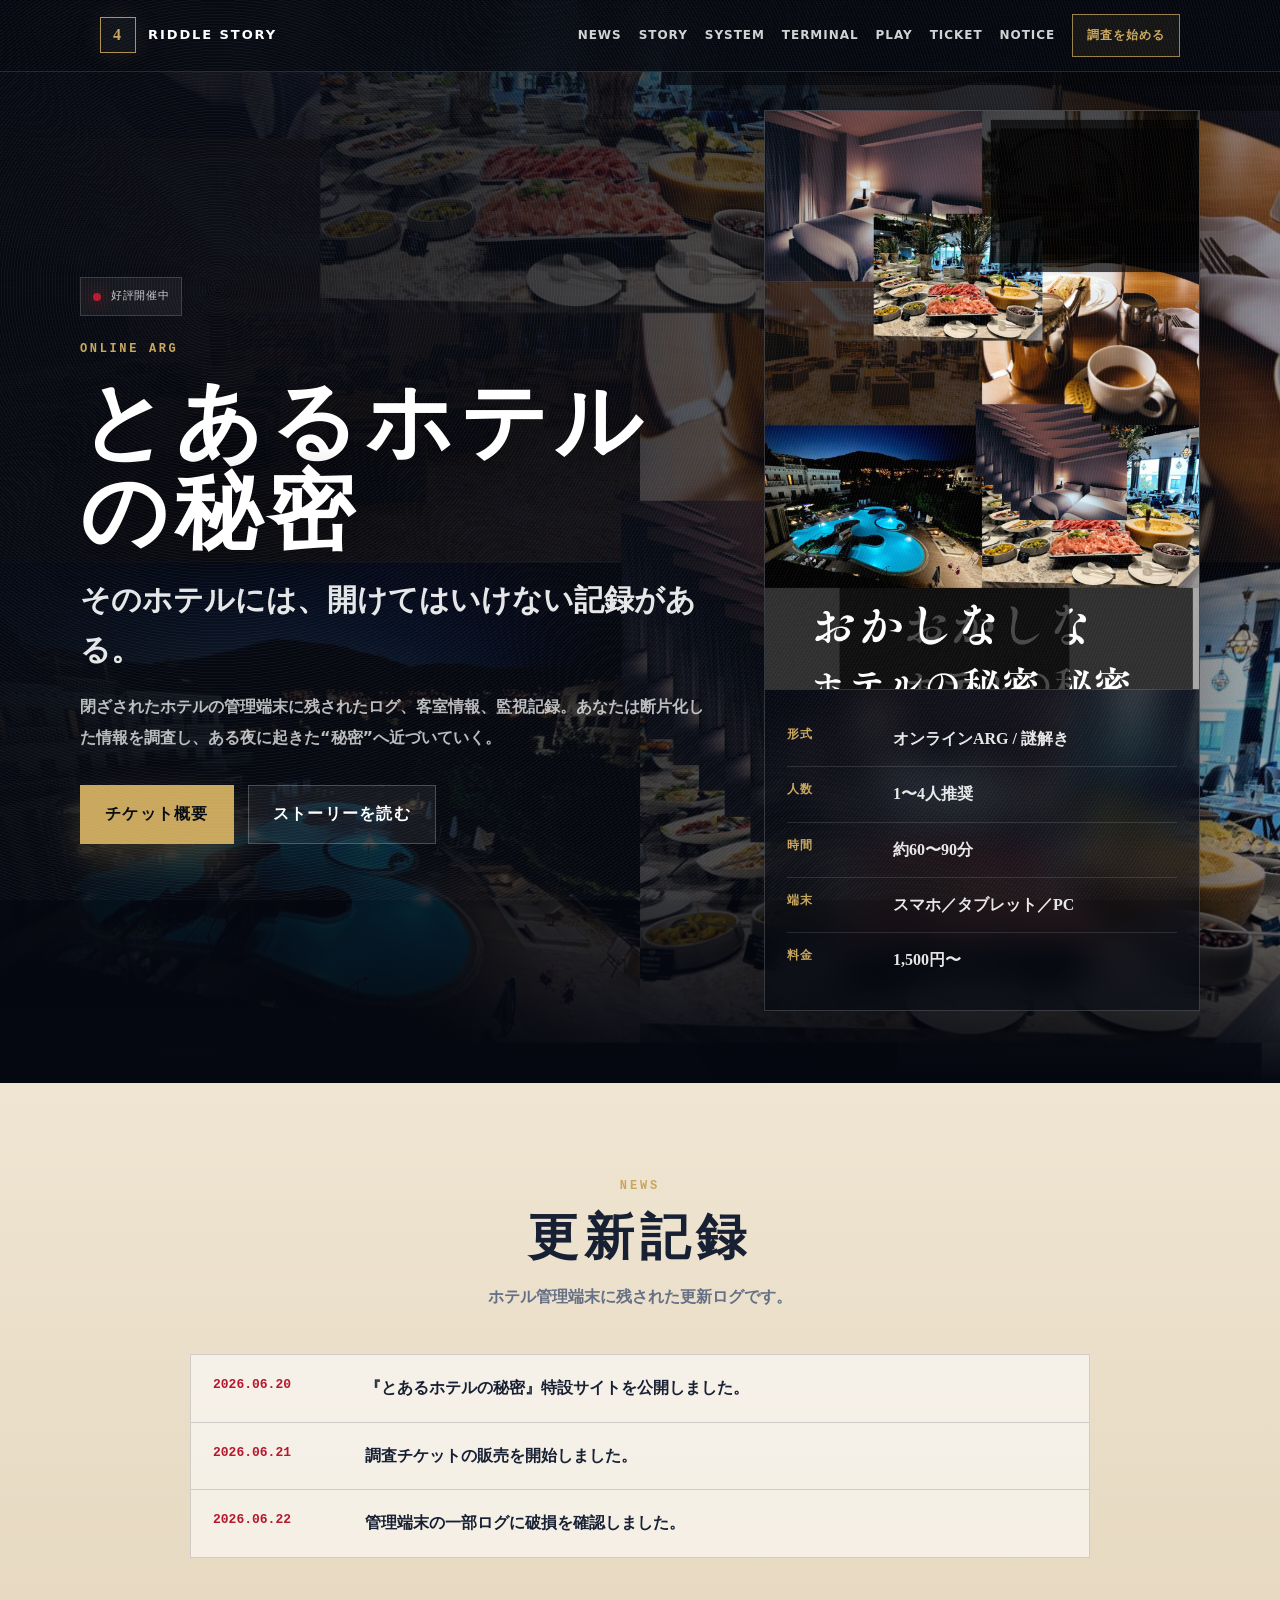
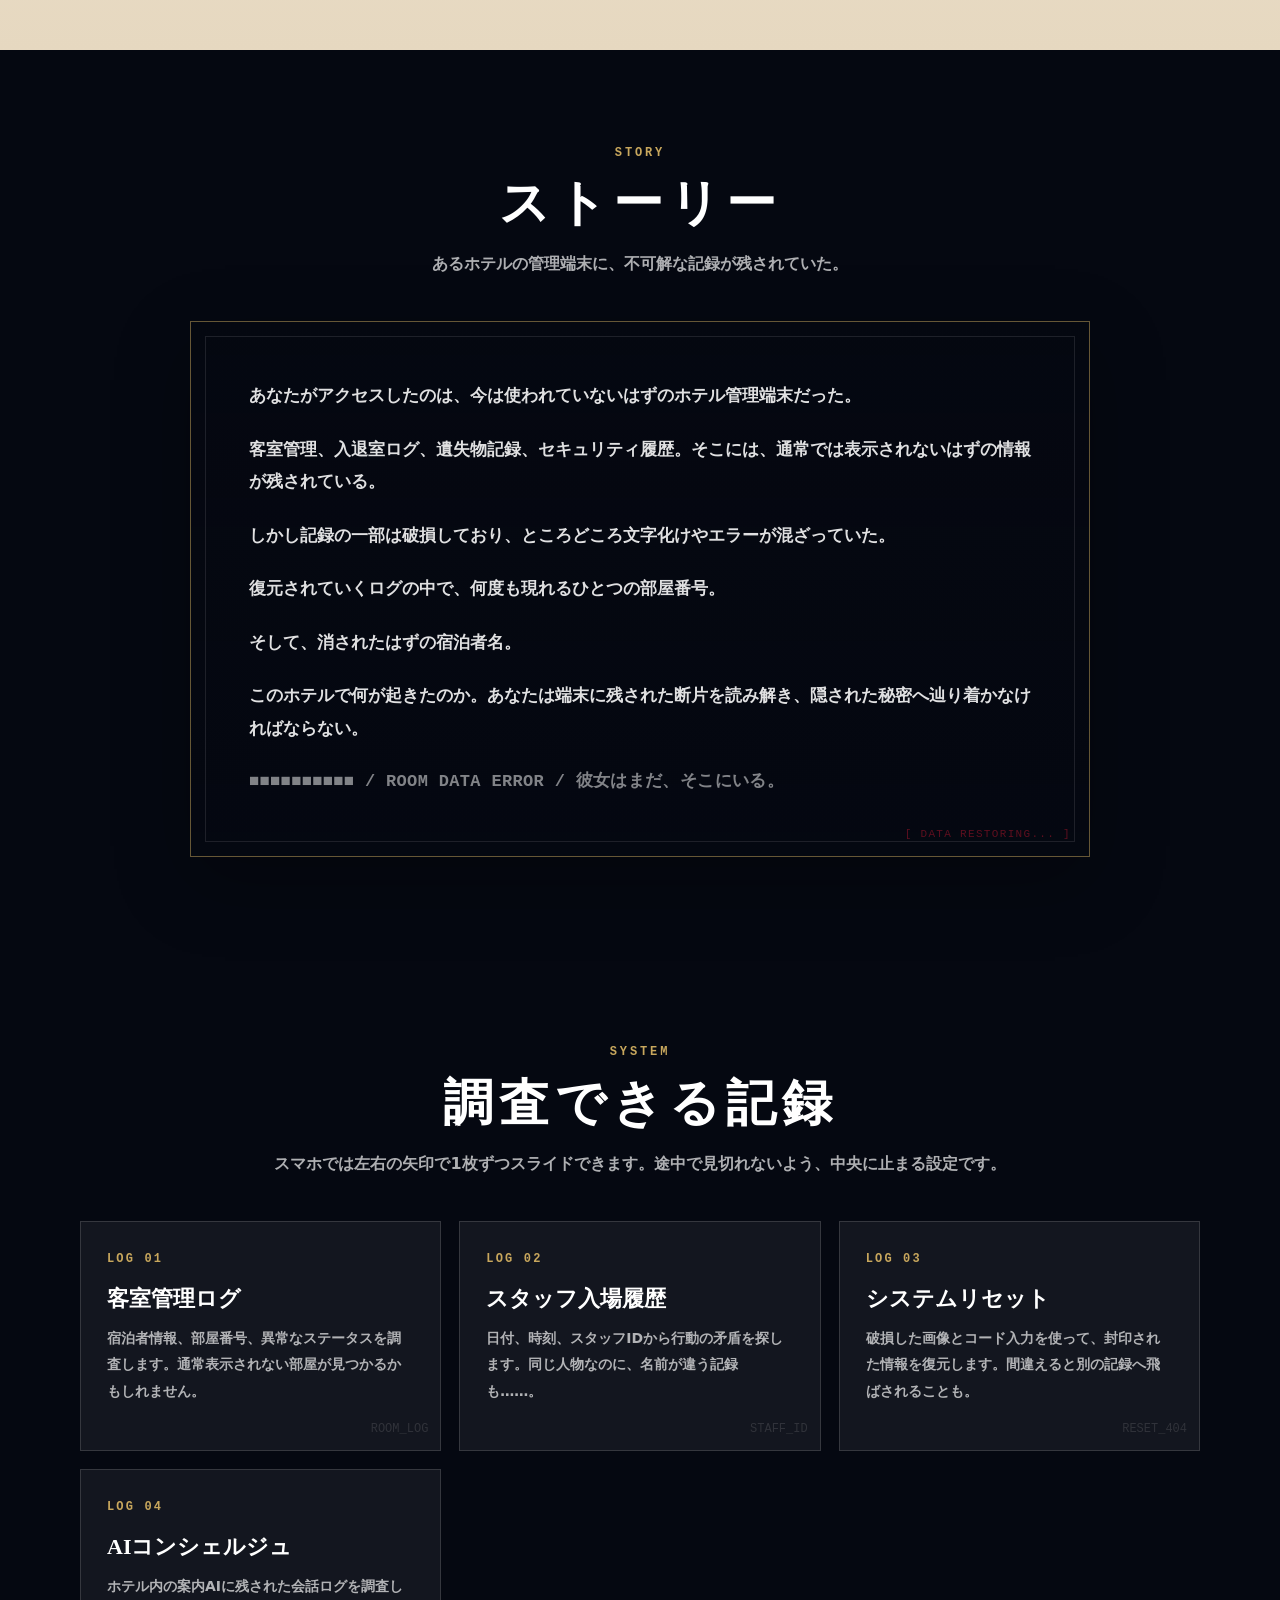
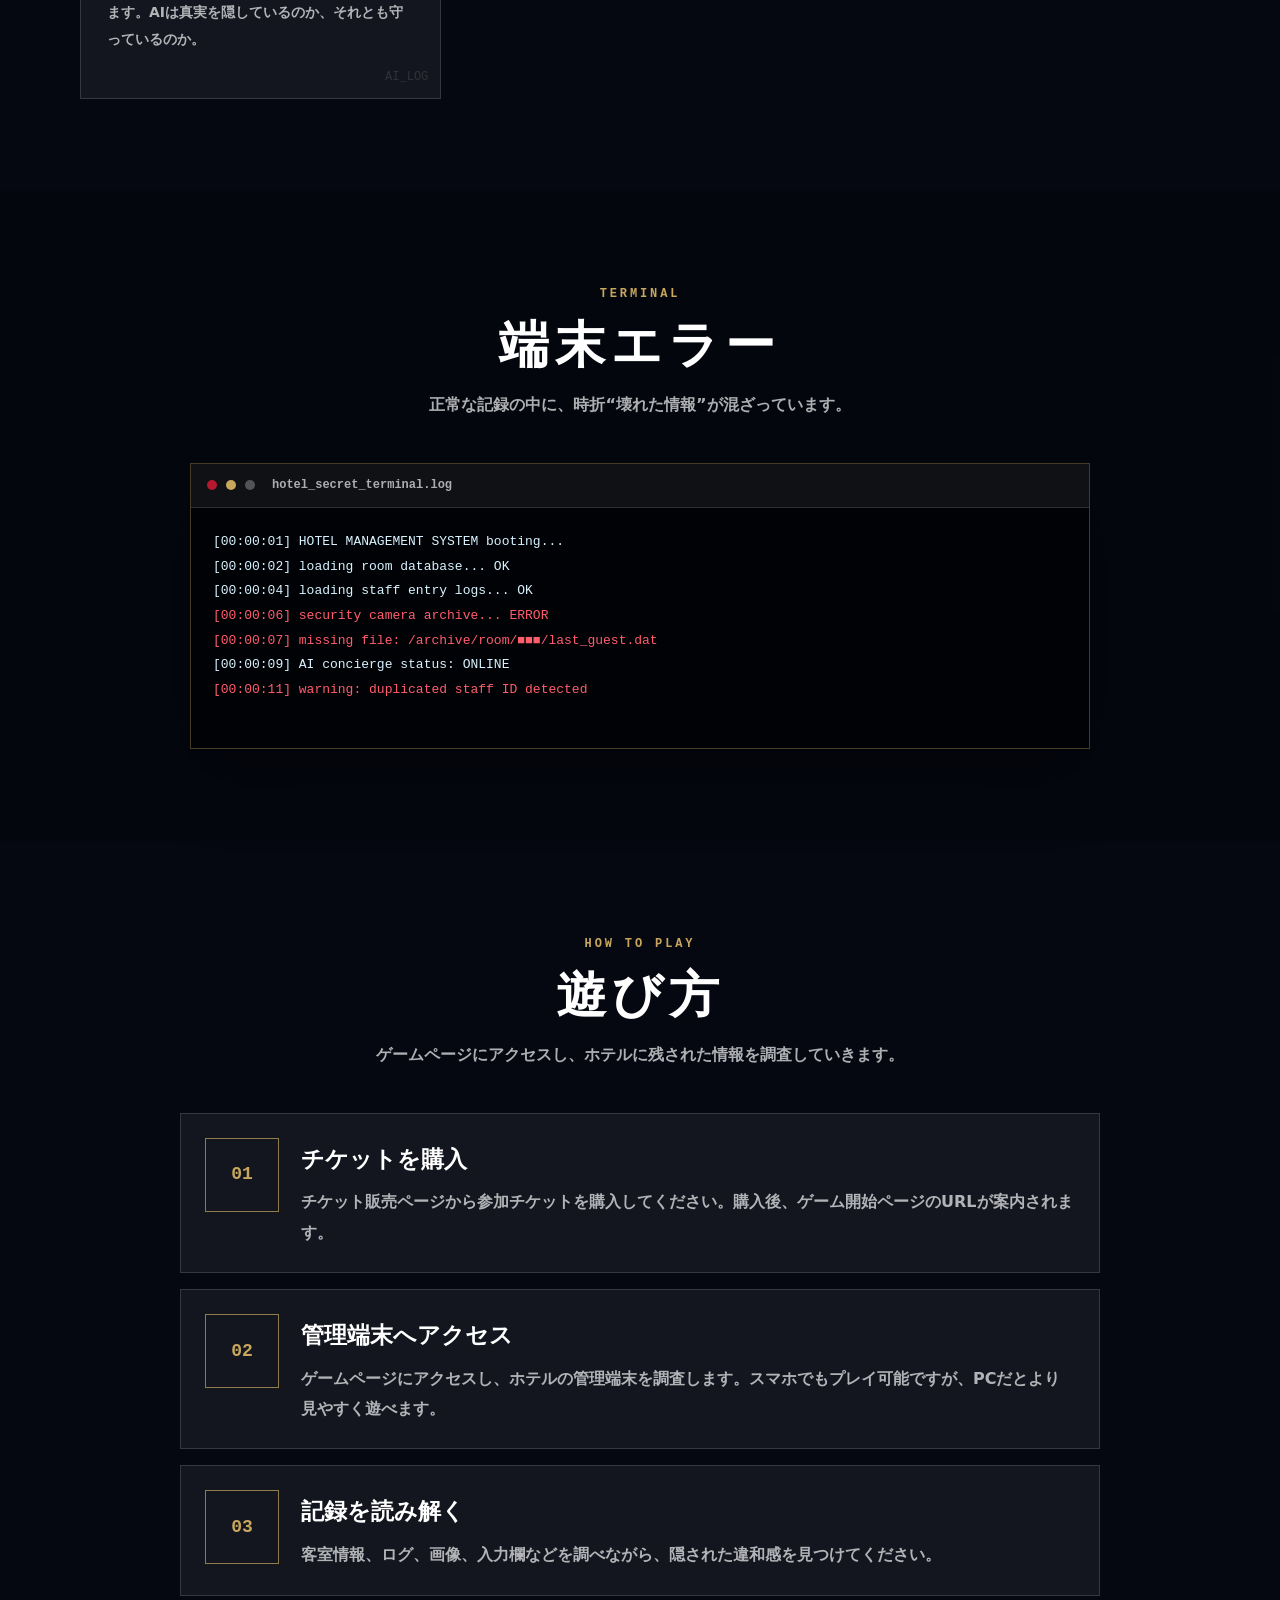
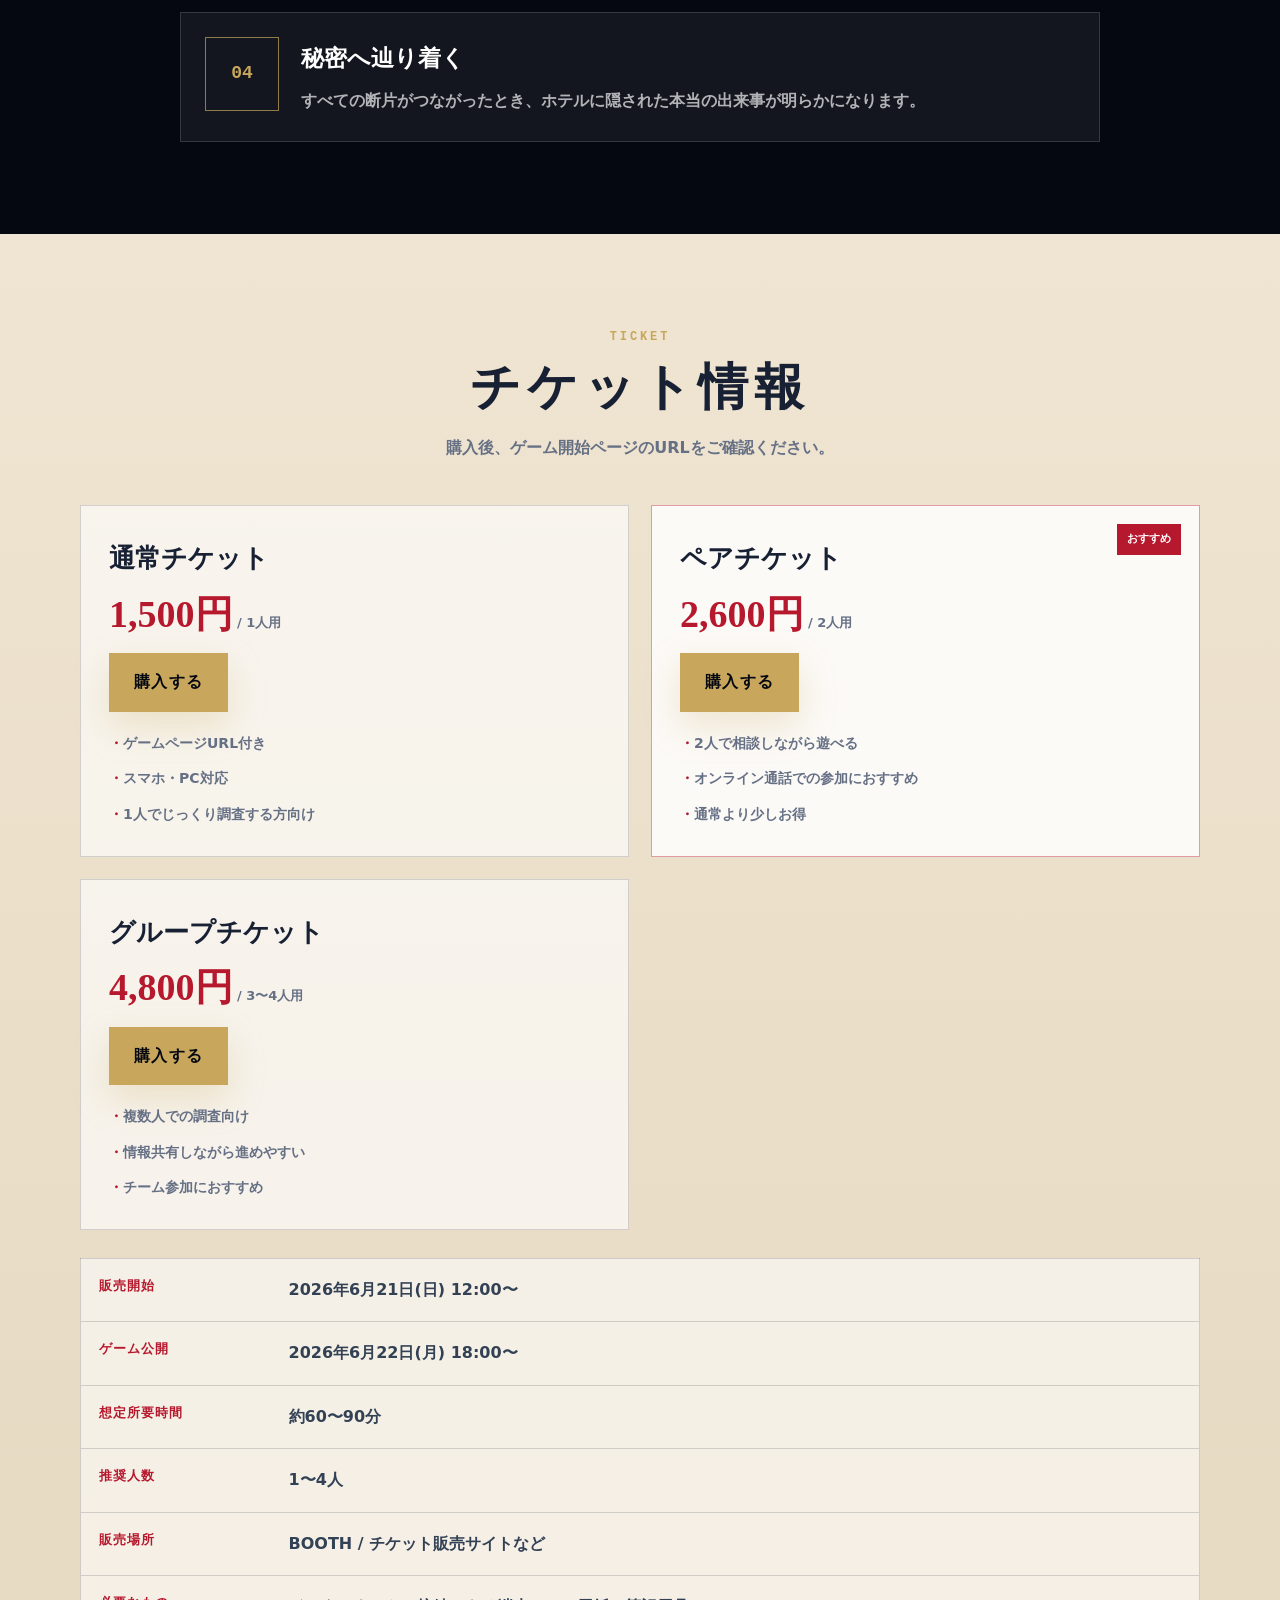
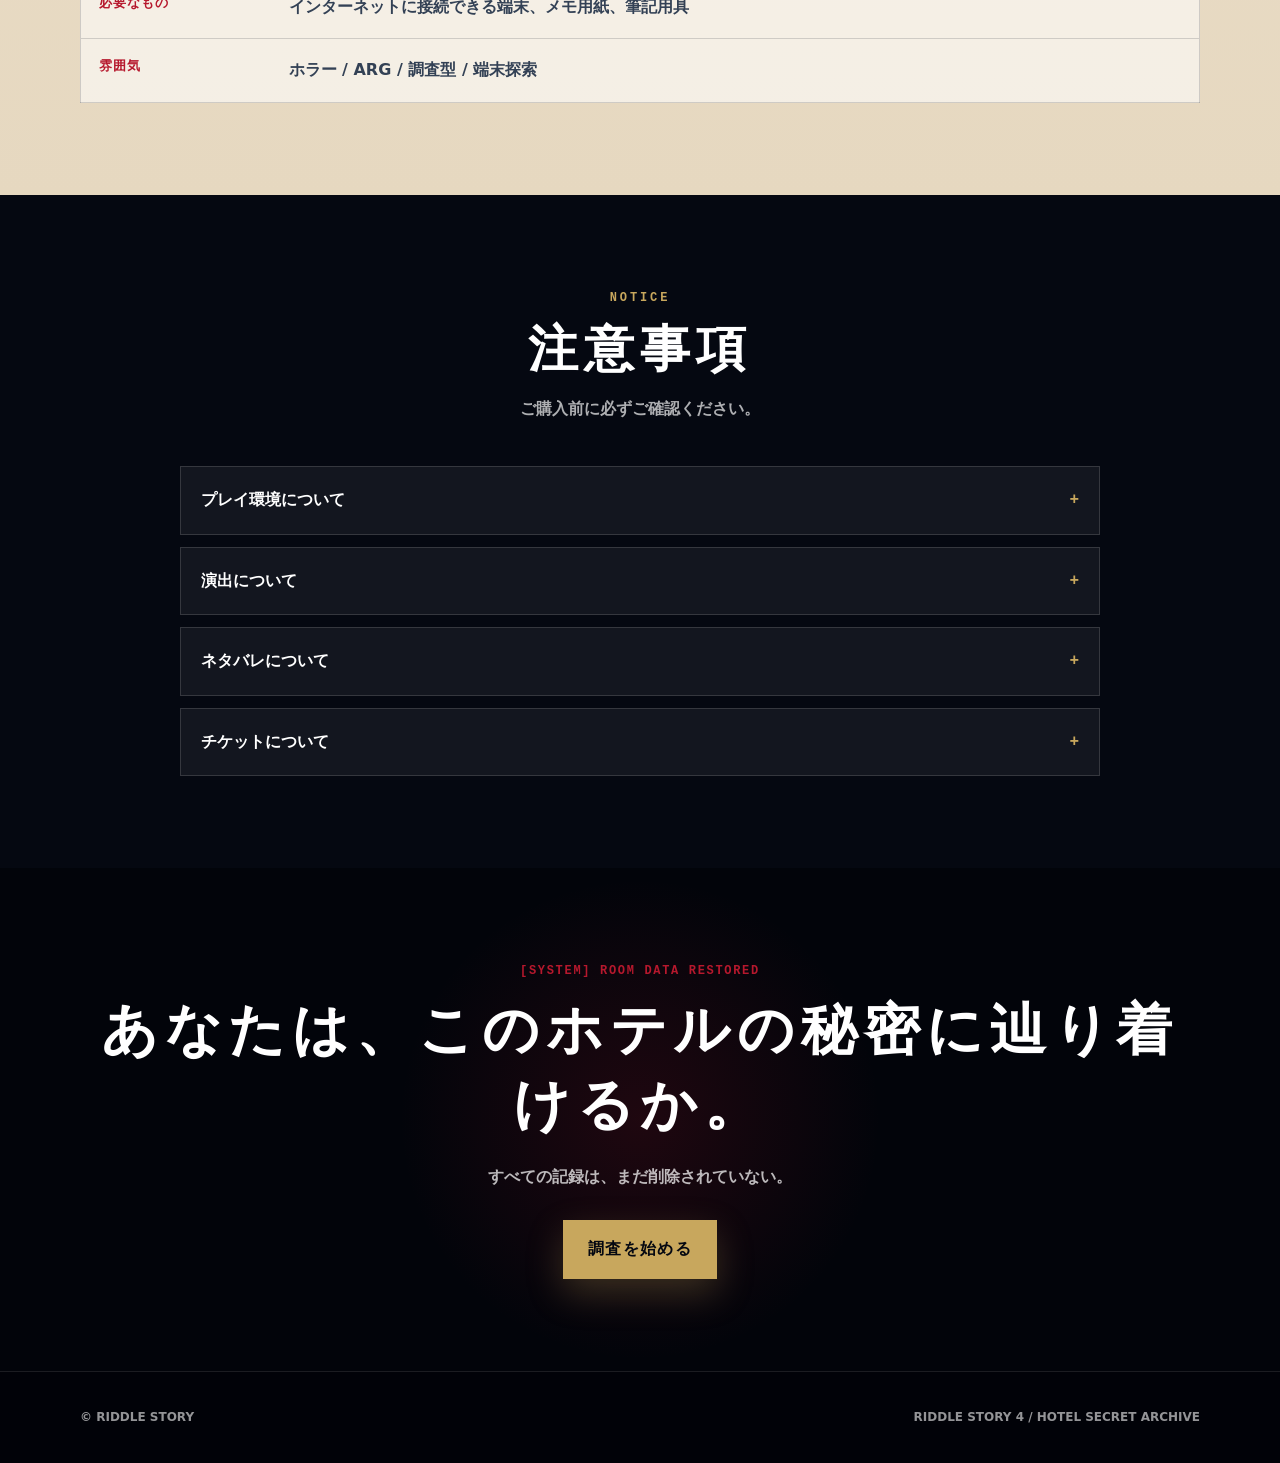
<file: hotel_arg/index.html>
<!DOCTYPE html>
<html lang="ja">
<head>
  <meta charset="UTF-8" />
  <meta name="viewport" content="width=device-width, initial-scale=1.0" />
  <title>とあるホテルの秘密｜RIDDLE STORY</title>
  <meta name="description" content="オンラインARG『とあるホテルの秘密』特設サイト。ホテルに隠された記録を調査し、真実へたどり着け。" />
  <link rel="stylesheet" href="style.css" />
</head>
<body>
  <div class="site-bg"></div>
  <div class="noise-layer" aria-hidden="true"></div>
  <div class="scanline-layer" aria-hidden="true"></div>
  <div class="screen-flash" id="screenFlash" aria-hidden="true"></div>

  <header class="header">
    <div class="header-inner">
      <a href="#top" class="brand">
        <span class="brand-mark" id="brandMark">4</span>
        <span class="brand-name" id="brandName">RIDDLE STORY</span>
      </a>

      <button class="menu-button" id="menuButton" aria-label="メニューを開く">
        <span></span>
        <span></span>
        <span></span>
      </button>

      <nav class="nav" id="nav">
        <a href="#news">NEWS</a>
        <a href="#story">STORY</a>
        <a href="#features">SYSTEM</a>
        <a href="#terminal">TERMINAL</a>
        <a href="#howto">PLAY</a>
        <a href="#ticket">TICKET</a>
        <a href="#notice">NOTICE</a>
        <a href="#ticket" class="ticket-link">調査を始める</a>
      </nav>
    </div>
  </header>

  <main>
    <section class="hero" id="top">
      <div class="hero-inner">
        <div class="hero-copy">
          <div class="system-status" id="systemStatus">
            <span class="status-dot"></span>
            <span>好評開催中</span>
          </div>

          <p class="hero-kicker" id="heroKicker">ONLINE ARG</p>
          <h1 class="hero-title glitch" id="mainTitle" data-text="とあるホテルの秘密">とあるホテルの秘密</h1>
          <p class="hero-subtitle" id="catchCopy">ホテル内を探索し、衝撃の真実に迫れ──！</p>
          <p class="hero-lead" id="leadText">
            RIDDLE STORY最新作ARG<br>Web探索、ホテル内探索などを駆使し、ホテルの真相に迫れ──！</p>

          <div class="hero-buttons">
            <a href="#ticket" class="btn primary">チケット概要</a>
            <a href="#story" class="btn secondary">ストーリーを読む</a>
          </div>
        </div>

        <aside class="hero-panel error-flicker">
          <div class="visual" id="visualArea">
            <div class="visual-placeholder">
              <div class="visual-symbol" id="visualSymbol">404</div>
              <p>MAIN VISUAL<br>NOT FOUND</p>
            </div>
          </div>
          <dl class="spec-list" id="specList"></dl>
        </aside>
      </div>
    </section>

    <section class="paper-section" id="news">
      <div class="section-inner">
        <div class="section-head dark-text">
          <div class="section-kicker">NEWS</div>
          <h2 class="section-title">更新記録</h2>
          <p class="section-lead">ホテル管理端末に残された更新ログです。</p>
        </div>
        <div class="news-box" id="newsList"></div>
      </div>
    </section>

    <section id="story">
      <div class="section-inner">
        <div class="section-head">
          <div class="section-kicker">STORY</div>
          <h2 class="section-title">ストーリー</h2>
          <p class="section-lead" id="storyLead">あるホテルの管理端末に、不可解な記録が残されていた。</p>
        </div>
        <div class="story-box corrupted-box" id="storyText"></div>
      </div>
    </section>

    <section id="features">
      <div class="section-inner">
        <div class="section-head">
          <div class="section-kicker">SYSTEM</div>
          <h2 class="section-title">調査できる記録</h2>
          <p class="section-lead">スマホでは左右の矢印で1枚ずつスライドできます。途中で見切れないよう、中央に止まる設定です。</p>
        </div>

        <div class="slider-shell" data-slider-shell>
          <button class="slide-button prev" data-slider-prev="featureList" aria-label="前へ">‹</button>
          <div class="slider-track" id="featureList" tabindex="0" aria-label="調査できる記録のスライダー"></div>
          <button class="slide-button next" data-slider-next="featureList" aria-label="次へ">›</button>
          <div class="slider-dots" id="featureDots" aria-hidden="true"></div>
        </div>
      </div>
    </section>

    <section class="terminal-section" id="terminal">
      <div class="section-inner">
        <div class="section-head">
          <div class="section-kicker">TERMINAL</div>
          <h2 class="section-title">端末エラー</h2>
          <p class="section-lead">正常な記録の中に、時折“壊れた情報”が混ざっています。</p>
        </div>

        <div class="terminal-window">
          <div class="terminal-head">
            <span></span><span></span><span></span>
            <strong>hotel_secret_terminal.log</strong>
          </div>
          <pre id="terminalLog" aria-live="polite"></pre>
        </div>
      </div>
    </section>

    <section id="howto">
      <div class="section-inner">
        <div class="section-head">
          <div class="section-kicker">HOW TO PLAY</div>
          <h2 class="section-title">遊び方</h2>
          <p class="section-lead">ゲームページにアクセスし、ホテルに残された情報を調査していきます。</p>
        </div>
        <div class="how-list" id="howList"></div>
      </div>
    </section>

    <section class="paper-section" id="ticket">
      <div class="section-inner">
        <div class="section-head dark-text">
          <div class="section-kicker">TICKET</div>
          <h2 class="section-title">チケット情報</h2>
          <p class="section-lead" id="ticketLead">購入後、ゲーム開始ページのURLをご確認ください。</p>
        </div>

        <div class="slider-shell paper-slider" data-slider-shell>
          <button class="slide-button prev" data-slider-prev="ticketList" aria-label="前へ">‹</button>
          <div class="slider-track ticket-track" id="ticketList" tabindex="0" aria-label="チケット情報のスライダー"></div>
          <button class="slide-button next" data-slider-next="ticketList" aria-label="次へ">›</button>
          <div class="slider-dots" id="ticketDots" aria-hidden="true"></div>
        </div>

        <table class="info-table" id="gameInfoTable"></table>
      </div>
    </section>

    <section id="notice">
      <div class="section-inner">
        <div class="section-head">
          <div class="section-kicker">NOTICE</div>
          <h2 class="section-title">注意事項</h2>
          <p class="section-lead">ご購入前に必ずご確認ください。</p>
        </div>
        <div class="notice-wrap" id="noticeList"></div>
      </div>
    </section>

    <section class="cta">
      <div class="section-inner">
        <p class="cta-error">[SYSTEM] ROOM DATA RESTORED</p>
        <h2 id="ctaTitle">あなたは、このホテルの秘密に辿り着けるか。</h2>
        <p id="ctaText">すべての記録は、まだ削除されていない。</p>
        <a href="#" class="btn primary" id="ctaButton" target="_blank" rel="noopener">調査を始める</a>
      </div>
    </section>
  </main>

  <div class="fake-error" id="fakeError" aria-hidden="true">
    <div class="fake-error-title">SYSTEM ERROR</div>
    <div class="fake-error-text" id="fakeErrorText">記録の復元に失敗しました。</div>
  </div>

  <footer class="footer">
    <div class="footer-inner">
      <div id="copyright">© RIDDLE STORY</div>
      <div>RIDDLE STORY 4 / HOTEL SECRET ARCHIVE</div>
    </div>
  </footer>

  <button class="top-button" id="topButton" aria-label="上へ戻る">↑</button>

  <script src="script.js"></script>
</body>
</html>
</file>
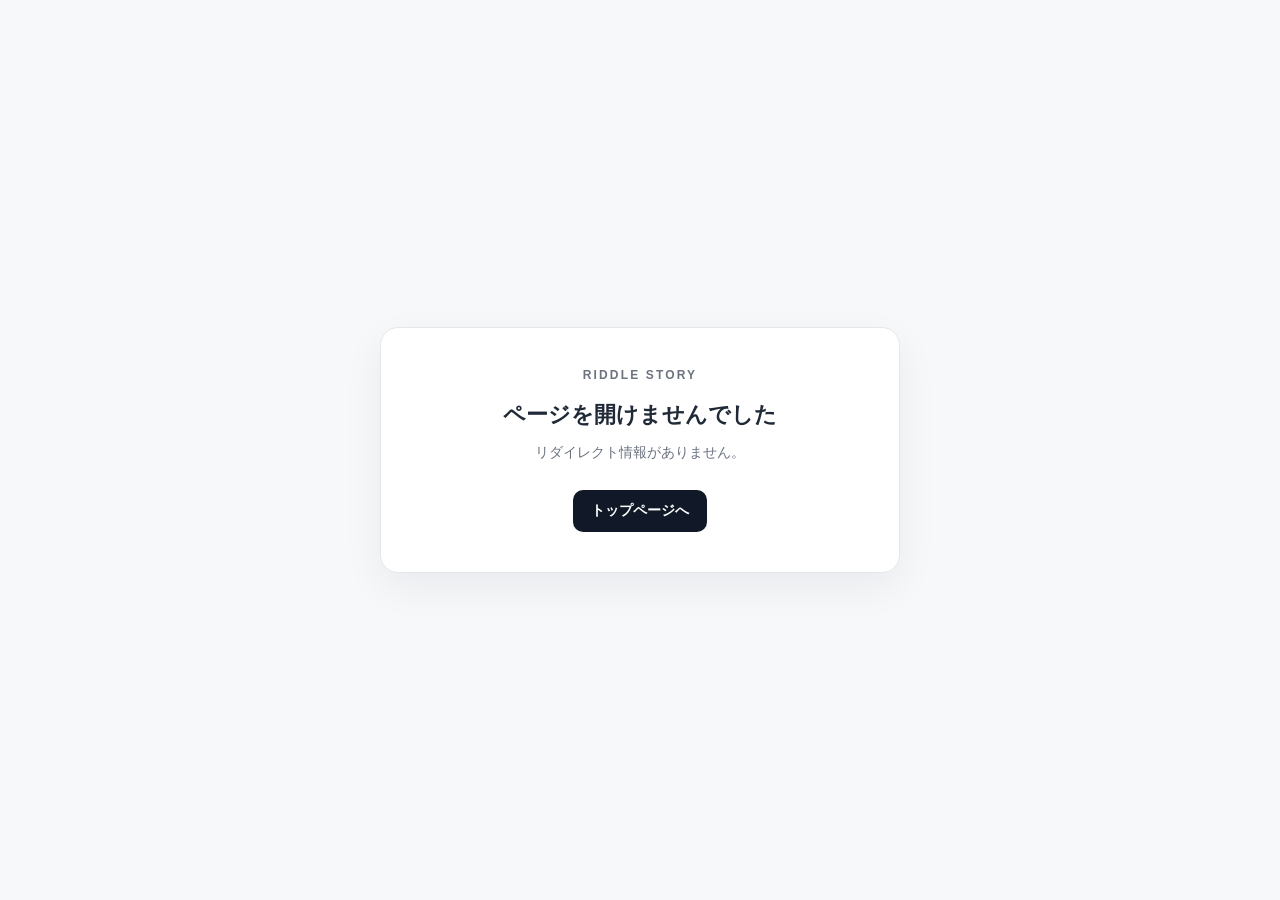
<file: redirect.html>
<!DOCTYPE html>
<html lang="ja">
<head>
  <meta charset="UTF-8">
  <meta name="viewport" content="width=device-width, initial-scale=1.0">
  <meta name="robots" content="noindex">
  <title>Redirect | RIDDLE STORY</title>

  <style>
    *{box-sizing:border-box}
    body{
      margin:0;
      min-height:100vh;
      display:grid;
      place-items:center;
      padding:24px;
      background:#f7f8fa;
      color:#1f2937;
      font-family:"Helvetica Neue","Yu Gothic","Hiragino Kaku Gothic ProN",Meiryo,sans-serif;
    }
    .card{
      width:min(100%,520px);
      padding:40px 28px;
      text-align:center;
      background:#fff;
      border:1px solid #e5e7eb;
      border-radius:18px;
      box-shadow:0 14px 40px rgba(17,24,39,.06);
    }
    .brand{
      font-size:12px;
      font-weight:800;
      letter-spacing:.18em;
      color:#6b7280;
    }
    h1{margin:18px 0 10px;font-size:22px}
    p{margin:0;color:#6b7280;line-height:1.8;font-size:14px}
    .spinner{
      width:28px;height:28px;margin:24px auto 0;
      border:2px solid #e5e7eb;border-top-color:#111827;
      border-radius:50%;animation:spin .8s linear infinite;
    }
    @keyframes spin{to{transform:rotate(360deg)}}
    .hidden{display:none}
    a{
      display:inline-flex;margin-top:24px;padding:12px 18px;border-radius:10px;
      background:#111827;color:#fff;text-decoration:none;font-size:14px;font-weight:700;
    }
  </style>
</head>
<body>
  <main class="card">
    <div class="brand">RIDDLE STORY</div>
    <h1 id="title">移動しています</h1>
    <p id="message">リンク先を確認しています。しばらくお待ちください。</p>
    <div id="spinner" class="spinner"></div>
    <a id="homeLink" class="hidden" href="/">トップページへ</a>
  </main>

  <script>
    /*
      リダイレクト管理用のGAS WebアプリURLを設定してください。
      チケット認証GASとは別です。
    */
    const REDIRECT_API_URL = "https://script.google.com/macros/s/AKfycby92u_abV6EZdxJ9LeKGNwsm44SB1HYQHueLimRNAkJbM37NLfeczy4xfaLpi31liI0AA/exec";

    const titleEl = document.getElementById("title");
    const messageEl = document.getElementById("message");
    const spinnerEl = document.getElementById("spinner");
    const homeLink = document.getElementById("homeLink");

    function showError(message){
      titleEl.textContent = "ページを開けませんでした";
      messageEl.textContent = message;
      spinnerEl.classList.add("hidden");
      homeLink.classList.remove("hidden");
    }

    function getSlug(){
      const params = new URLSearchParams(location.search);
      return String(params.get("slug") || "").trim().toLowerCase();
    }

    function requestRedirect(slug){
      return new Promise((resolve, reject) => {
        const callbackName =
          "rsRedirect_" + Date.now() + "_" + Math.random().toString(36).slice(2);

        const script = document.createElement("script");
        let finished = false;

        const cleanup = () => {
          try{ delete window[callbackName]; }
          catch(e){ window[callbackName] = undefined; }

          if(script.parentNode){
            script.parentNode.removeChild(script);
          }
        };

        const timer = setTimeout(() => {
          if(finished) return;
          finished = true;
          cleanup();
          reject(new Error("TIMEOUT"));
        }, 12000);

        window[callbackName] = (data) => {
          if(finished) return;
          finished = true;
          clearTimeout(timer);
          cleanup();
          resolve(data || {});
        };

        const url =
          REDIRECT_API_URL +
          "?slug=" + encodeURIComponent(slug) +
          "&callback=" + encodeURIComponent(callbackName);

        script.src = url;
        script.async = true;

        script.onerror = () => {
          if(finished) return;
          finished = true;
          clearTimeout(timer);
          cleanup();
          reject(new Error("NETWORK_ERROR"));
        };

        document.body.appendChild(script);
      });
    }

    async function start(){
      const slug = getSlug();

      if(!slug){
        showError("リダイレクト情報がありません。");
        return;
      }

      if(!REDIRECT_API_URL || REDIRECT_API_URL.includes("ここに")){
        showError("リダイレクト設定が完了していません。");
        return;
      }

      try{
        const data = await requestRedirect(slug);

        if(!data.ok){
          if(data.code === "DISABLED"){
            showError("このURLは現在使用できません。");
          }else{
            showError("指定されたリダイレクトURLが見つかりません。");
          }
          return;
        }

        const target = new URL(String(data.targetUrl || ""));

        if(!["http:","https:"].includes(target.protocol)){
          showError("転送先URLの設定が正しくありません。");
          return;
        }

        location.replace(target.toString());

      }catch(error){
        console.error(error);
        showError("リンク先を取得できませんでした。");
      }
    }

    start();
  </script>
</body>
</html>
</file>
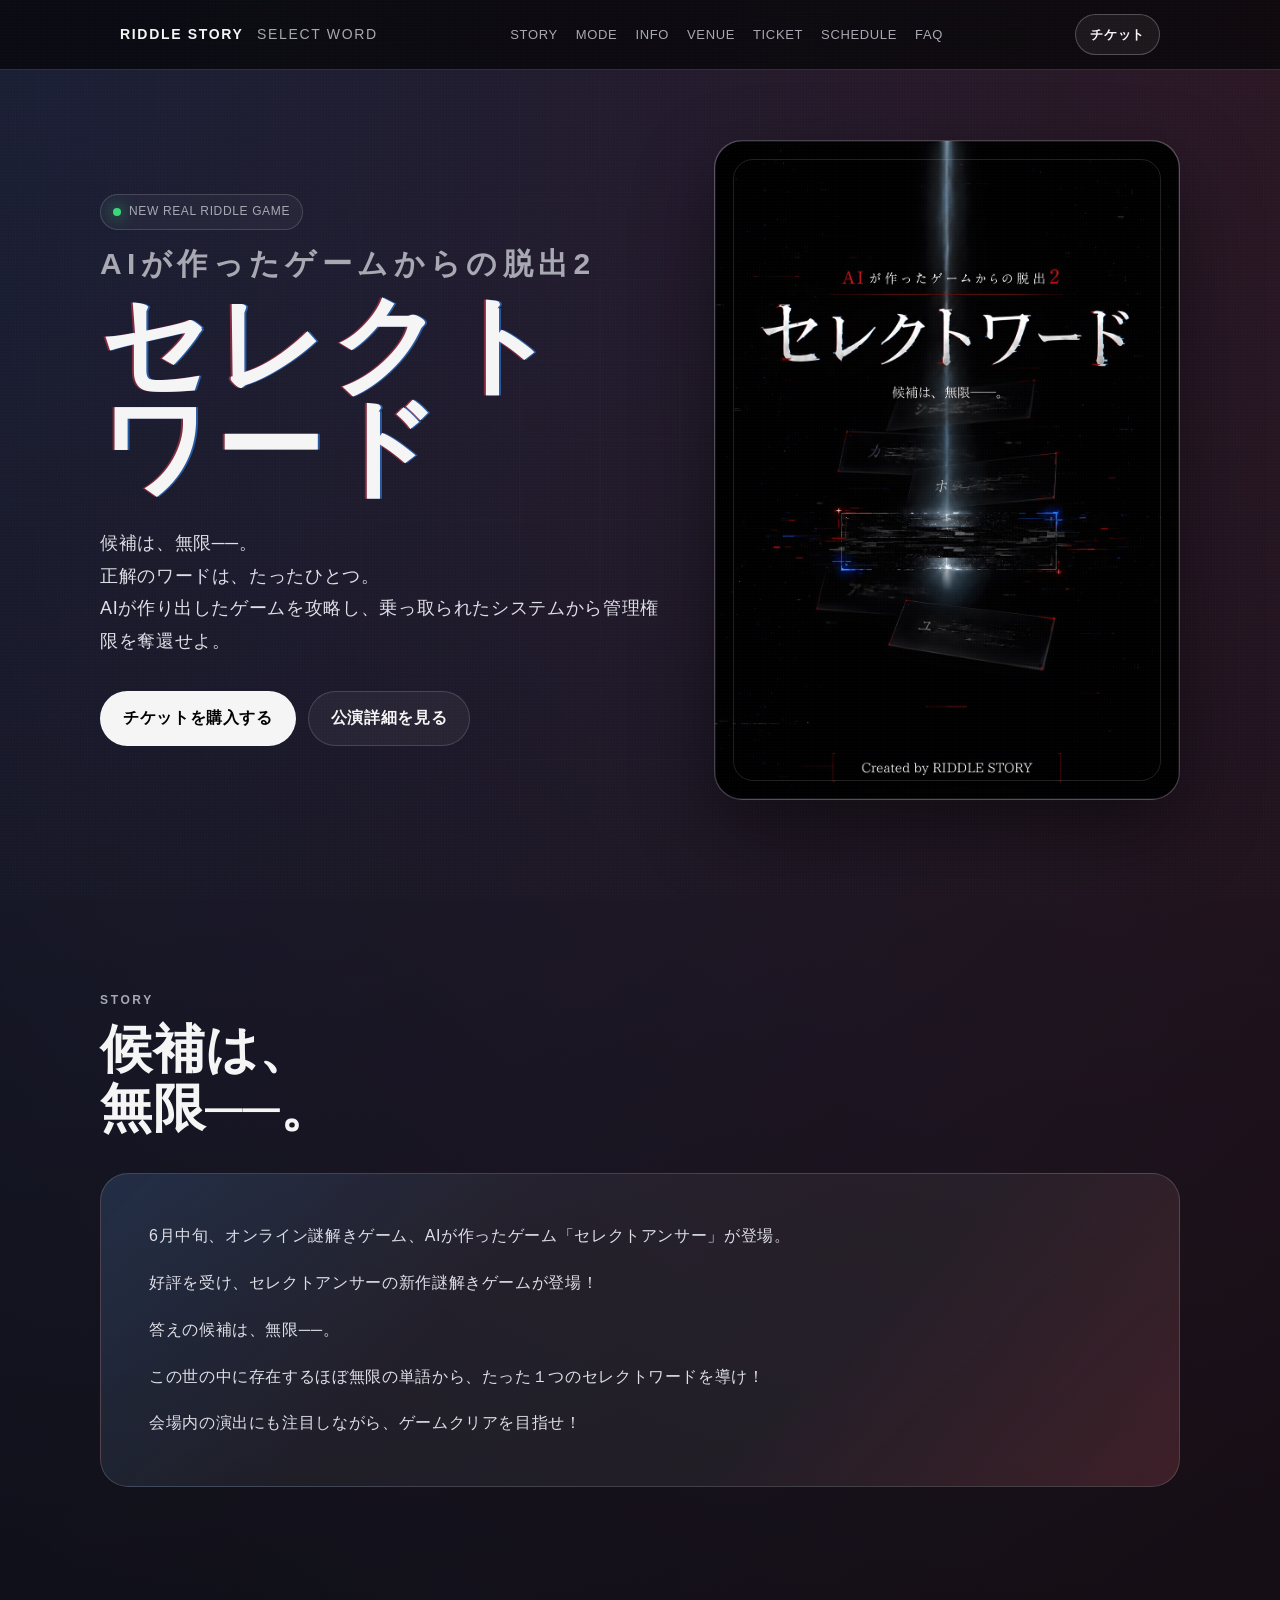
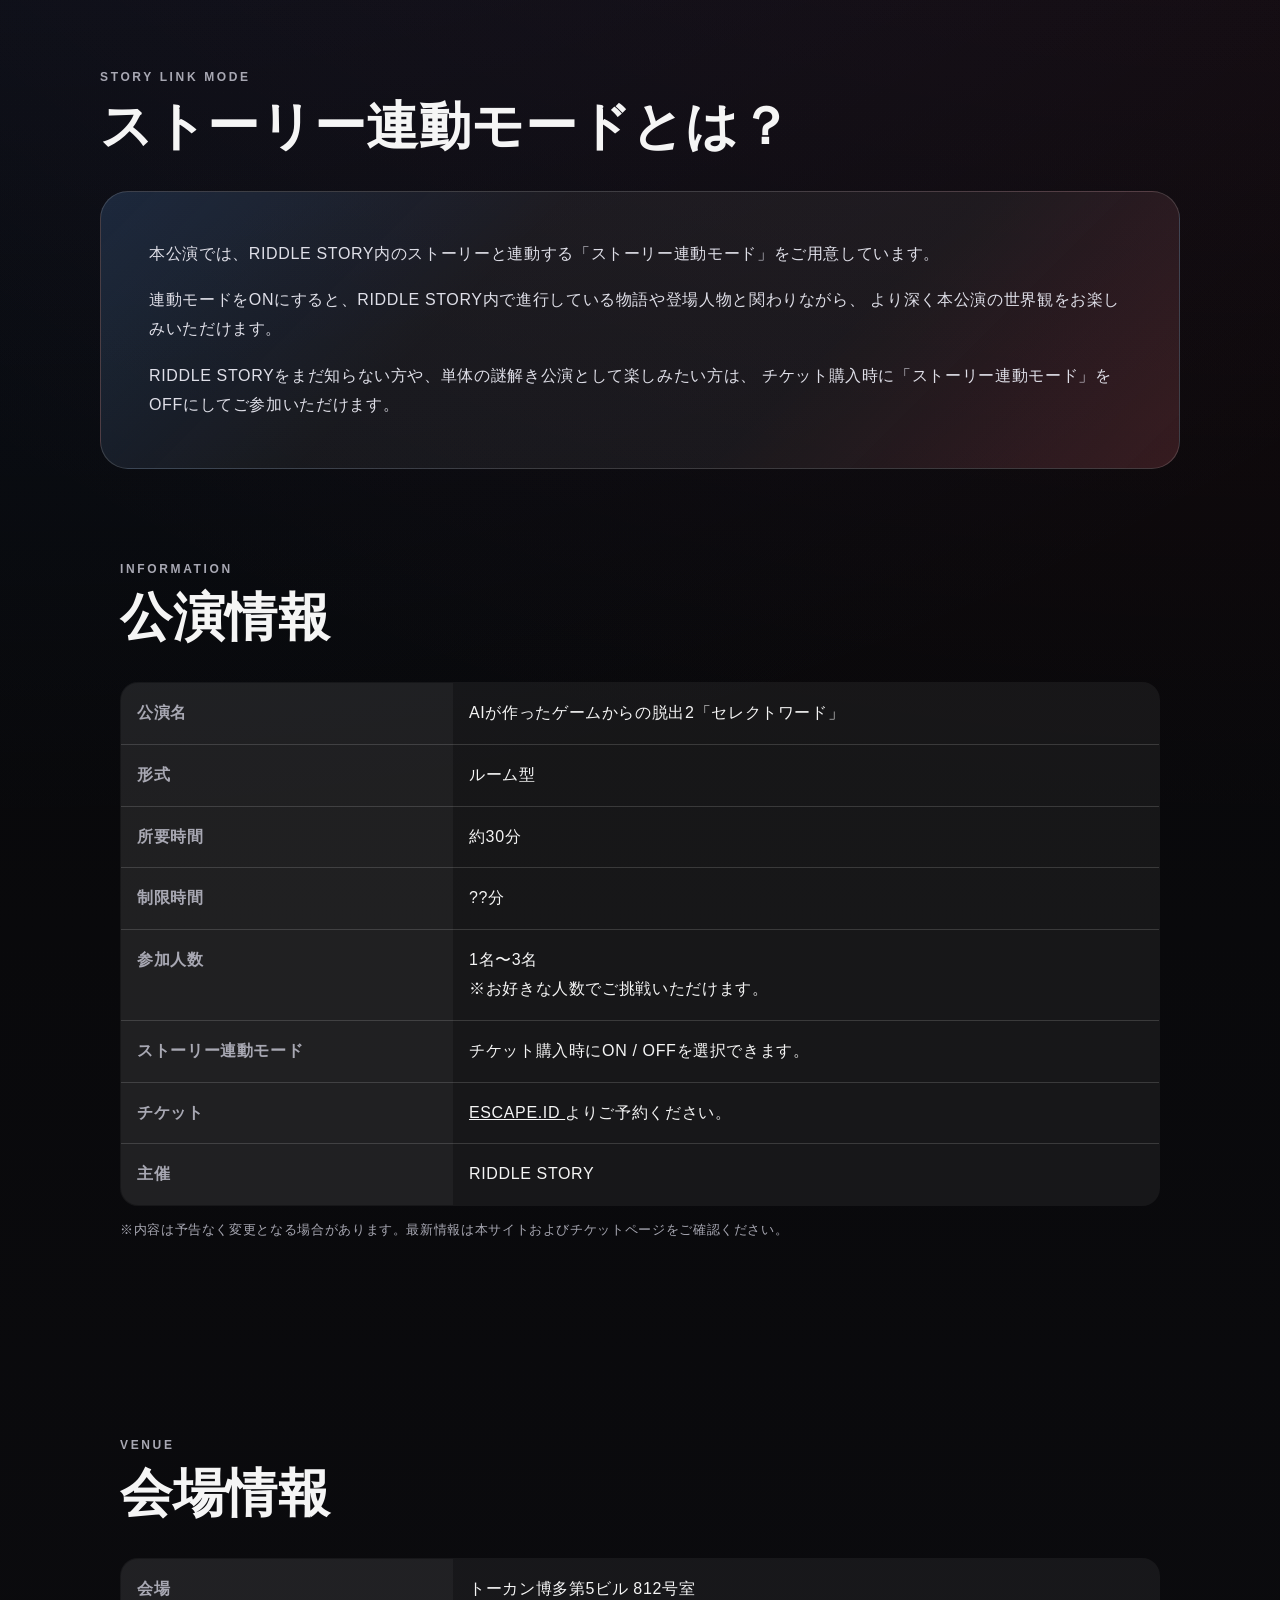
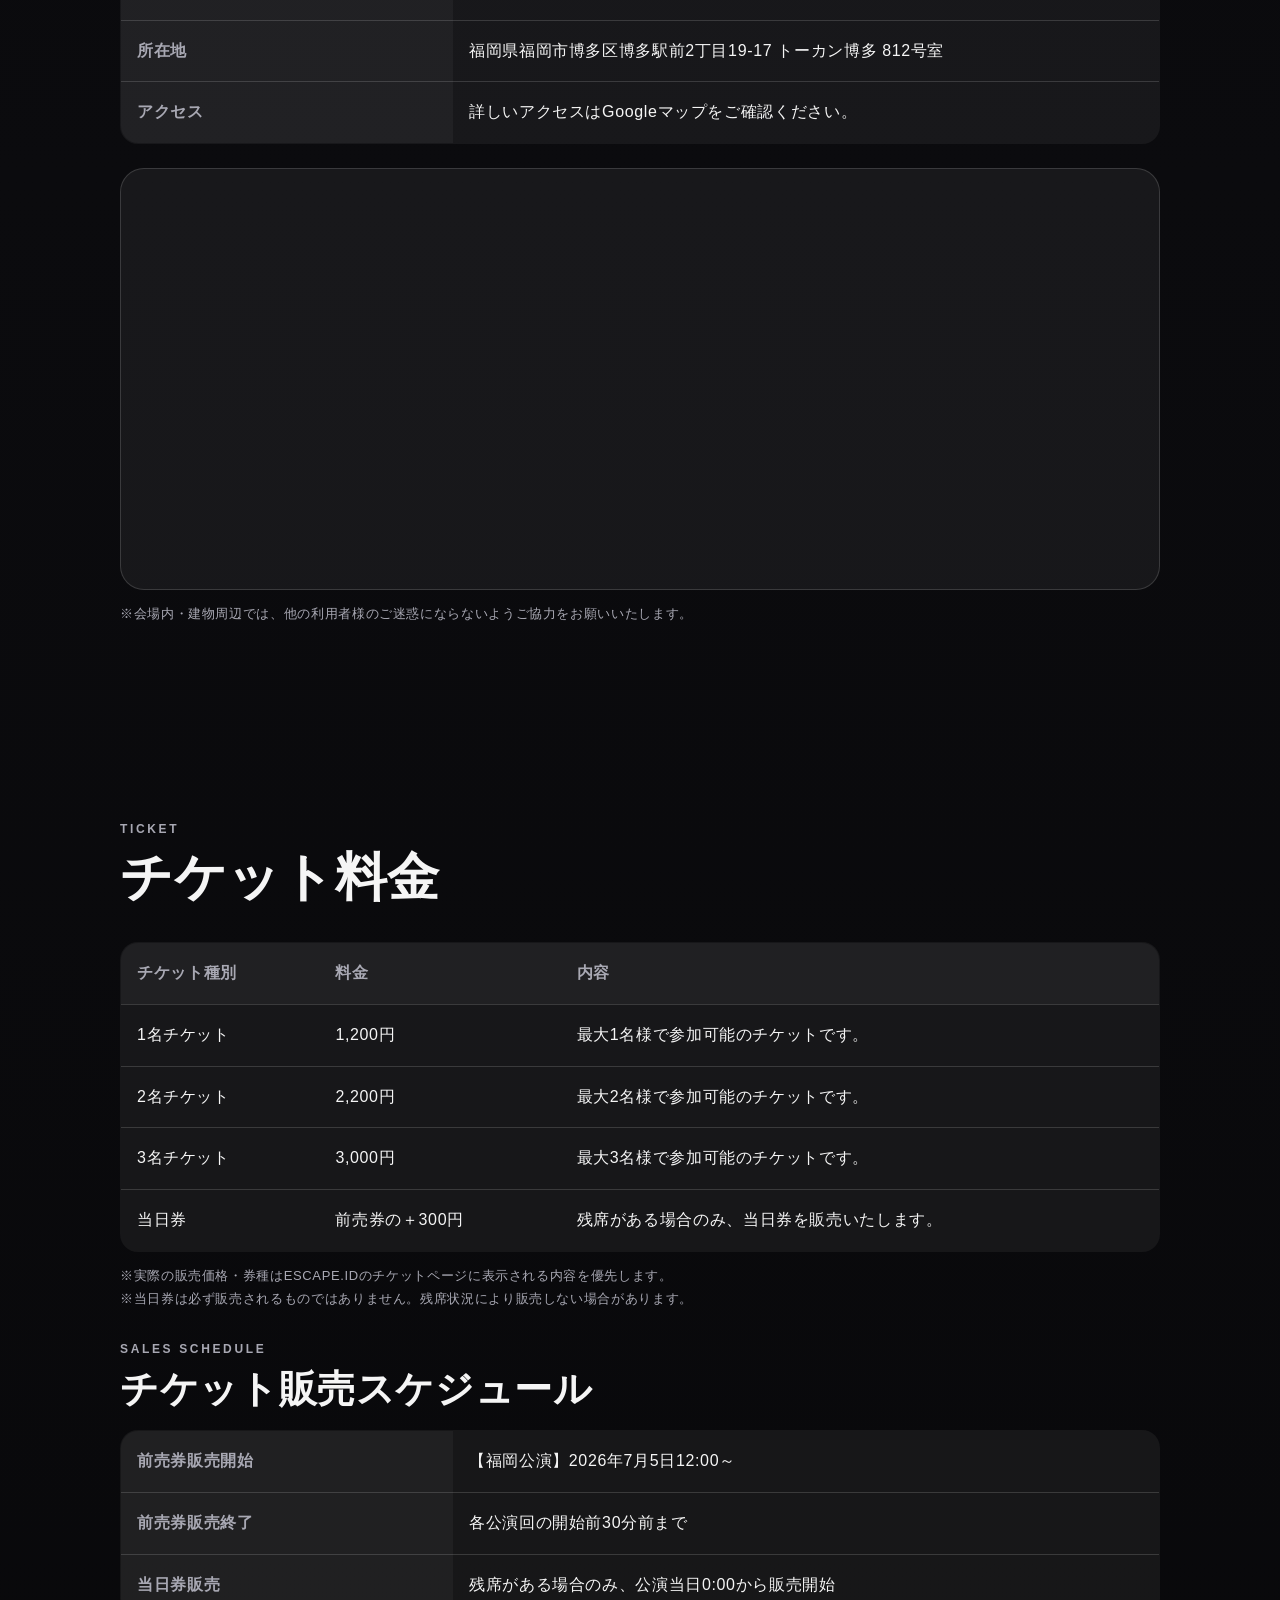
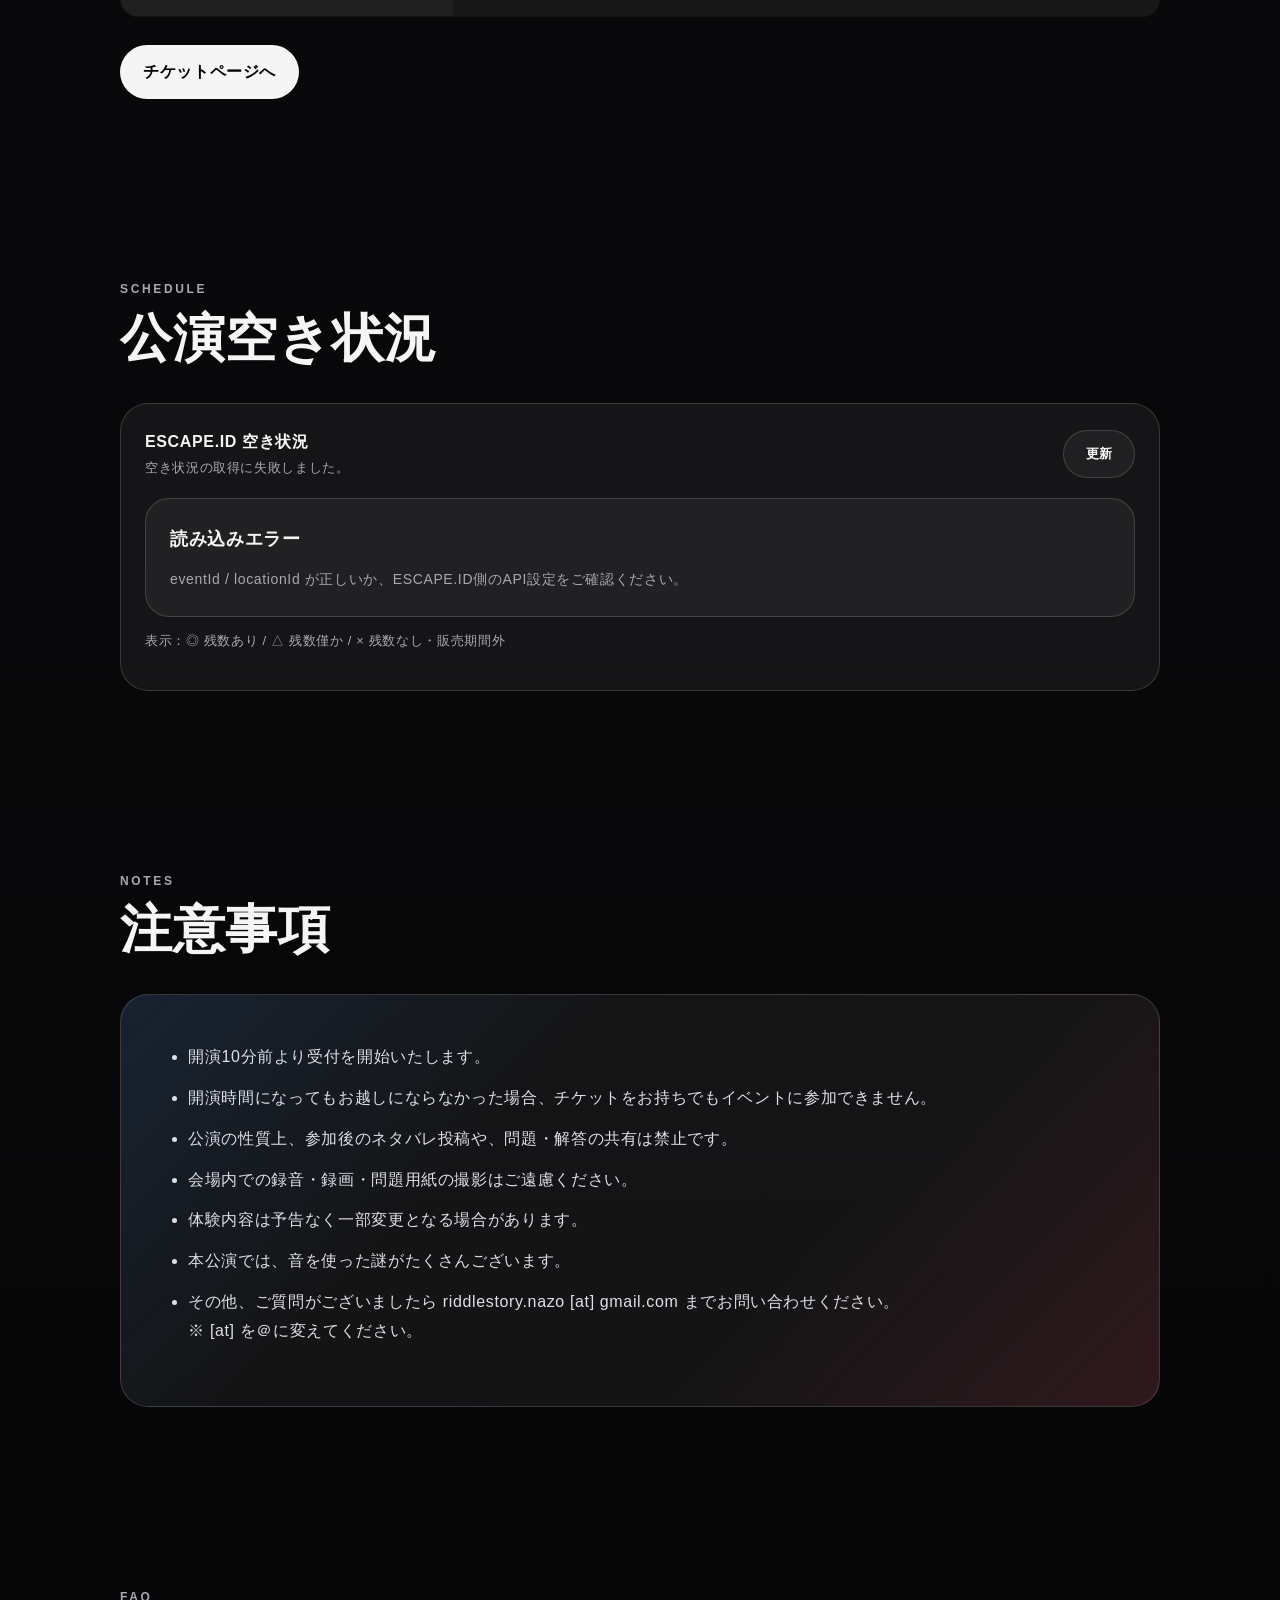
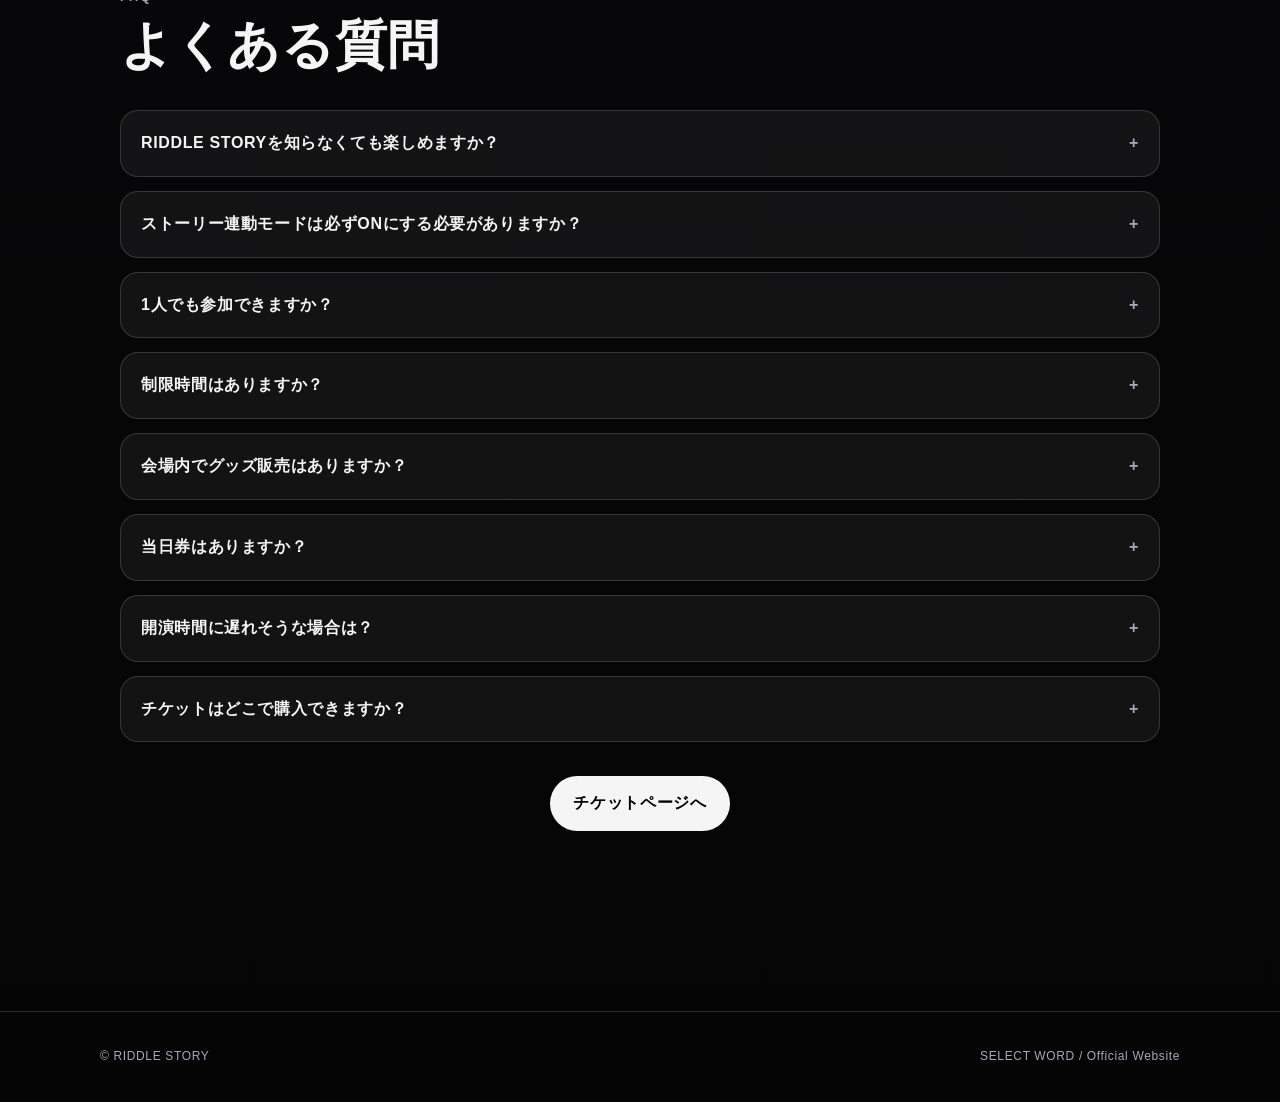
<file: select_word.html>
<!DOCTYPE html>
<html lang="ja">
<head>
  <meta charset="UTF-8" />
  <meta name="viewport" content="width=device-width, initial-scale=1.0" />

  <title>セレクトワード | RIDDLE STORY</title>
  <meta name="description" content="RIDDLE STORYが贈る新作リアル謎解き公演『セレクトワード』公式サイト。" />

   <link rel="icon" type="image/png" href="icon.png" />
  <link rel="apple-touch-icon" href="icon.png" />

  <meta property="og:title" content="セレクトワード | RIDDLE STORY">
<meta property="og:description" content="SELECT THE ONLY CORRECT WORD. CORRECT WORD IS HIDDEN.">
<meta property="og:type" content="website">
<meta property="og:url" content="https://riddle-nazo-story.github.io/riddle/select_word.html">
<meta property="og:image" content="https://riddle-nazo-story.github.io/riddle/assets/select_word-ogp.jpg">

<meta name="twitter:card" content="summary_large_image">
<meta name="twitter:title" content="セレクトワード | RIDDLE STORY">
<meta name="twitter:description" content="SELECT THE ONLY CORRECT WORD. CORRECT WORD IS HIDDEN.">
<meta name="twitter:image" content="https://riddle-nazo-story.github.io/riddle/assets/select_word-ogp.jpg">

  <meta property="og:title" content="セレクトワード | RIDDLE STORY" />
  <meta property="og:description" content="正解のワードを導き出せ。AIに支配されたシステムを奪還するリアル謎解き公演。" />
  <meta property="og:type" content="website" />
  <meta property="og:image" content="assets/select_word.jpg" />
  <meta name="twitter:card" content="summary_large_image" />

  <style>
    :root {
      --bg: #050506;
      --panel: rgba(255,255,255,0.055);
      --text: #f5f5f5;
      --muted: #a8a8b3;
      --line: rgba(255,255,255,0.15);
      --green: #38d878;
      --yellow: #f2c94c;
      --danger: #ff6464;
      --max: 1080px;
    }

    * {
      box-sizing: border-box;
    }

    html {
      scroll-behavior: smooth;
    }

    body {
      margin: 0;
      background:
        radial-gradient(circle at top left, rgba(45,140,255,0.18), transparent 32%),
        radial-gradient(circle at top right, rgba(255,59,79,0.16), transparent 32%),
        linear-gradient(180deg, #030304 0%, #0b0b0e 45%, #050506 100%);
      color: var(--text);
      font-family: -apple-system, BlinkMacSystemFont, "Hiragino Sans", "Yu Gothic", "YuGothic", "Noto Sans JP", sans-serif;
      line-height: 1.8;
      letter-spacing: 0.04em;
    }

    a {
      color: inherit;
      text-decoration: none;
    }

    img {
      max-width: 100%;
      display: block;
    }

    .noise {
      position: fixed;
      inset: 0;
      pointer-events: none;
      z-index: 999;
      opacity: 0.045;
      background-image:
        linear-gradient(rgba(255,255,255,.12) 1px, transparent 1px),
        linear-gradient(90deg, rgba(255,255,255,.12) 1px, transparent 1px);
      background-size: 3px 3px;
      mix-blend-mode: screen;
    }

    .site-header {
      position: fixed;
      top: 0;
      left: 0;
      right: 0;
      z-index: 100;
      backdrop-filter: blur(16px);
      background: rgba(5,5,6,0.72);
      border-bottom: 1px solid var(--line);
    }

    .header-inner {
      max-width: var(--max);
      margin: 0 auto;
      padding: 14px 20px;
      display: flex;
      align-items: center;
      justify-content: space-between;
      gap: 16px;
    }

    .logo {
      font-weight: 800;
      letter-spacing: 0.12em;
      font-size: 14px;
      white-space: nowrap;
    }

    .logo span {
      color: var(--muted);
      font-weight: 500;
      margin-left: 8px;
    }

    .nav {
      display: flex;
      gap: 18px;
      font-size: 13px;
      color: var(--muted);
    }

    .nav a:hover {
      color: var(--text);
    }

    .header-ticket {
      padding: 8px 14px;
      border: 1px solid rgba(255,255,255,0.24);
      border-radius: 999px;
      font-size: 13px;
      font-weight: 700;
      background: rgba(255,255,255,0.06);
      white-space: nowrap;
    }

    .header-ticket:hover {
      background: var(--text);
      color: #000;
    }

    .hero {
      min-height: 100vh;
      padding: 110px 20px 70px;
      display: grid;
      place-items: center;
      position: relative;
      overflow: hidden;
    }

    .hero::before {
      content: "";
      position: absolute;
      inset: 0;
      background:
        linear-gradient(90deg, transparent 0 49%, rgba(255,255,255,0.05) 50%, transparent 51%),
        linear-gradient(0deg, transparent 0 49%, rgba(255,255,255,0.04) 50%, transparent 51%);
      background-size: 80px 80px;
      mask-image: radial-gradient(circle at center, black, transparent 70%);
      opacity: 0.6;
    }

    .hero-inner {
      width: 100%;
      max-width: var(--max);
      display: grid;
      grid-template-columns: 1.1fr 0.9fr;
      gap: 44px;
      align-items: center;
      position: relative;
      z-index: 2;
    }

    .badge {
      display: inline-flex;
      align-items: center;
      gap: 8px;
      width: fit-content;
      padding: 6px 12px;
      border: 1px solid var(--line);
      border-radius: 999px;
      color: var(--muted);
      font-size: 12px;
      background: rgba(255,255,255,0.04);
      margin-bottom: 20px;
    }

    .dot {
      width: 8px;
      height: 8px;
      border-radius: 999px;
      background: var(--green);
      box-shadow: 0 0 16px var(--green);
    }

    .hero h1 {
      margin: 0;
      font-size: clamp(48px, 9vw, 108px);
      line-height: 0.95;
      letter-spacing: 0.04em;
      font-weight: 900;
    }

    .hero h1 .small {
      display: block;
      font-size: clamp(18px, 2.4vw, 30px);
      color: var(--muted);
      margin-bottom: 16px;
      letter-spacing: 0.18em;
      font-weight: 700;
    }

    .glitch {
      position: relative;
      text-shadow:
        2px 0 rgba(45,140,255,0.55),
        -2px 0 rgba(255,59,79,0.45);
    }

    .lead {
      margin: 28px 0 0;
      color: #dedee6;
      font-size: clamp(15px, 2vw, 18px);
      max-width: 620px;
    }

    .hero-actions {
      display: flex;
      flex-wrap: wrap;
      gap: 12px;
      margin-top: 34px;
    }

    .btn {
      display: inline-flex;
      align-items: center;
      justify-content: center;
      min-height: 48px;
      padding: 12px 22px;
      border-radius: 999px;
      font-weight: 800;
      border: 1px solid var(--line);
      transition: 0.2s ease;
      cursor: pointer;
      font-family: inherit;
    }

    .btn.primary {
      background: var(--text);
      color: #000;
    }

    .btn.primary:hover {
      transform: translateY(-2px);
      box-shadow: 0 14px 40px rgba(255,255,255,0.18);
    }

    .btn.ghost {
      background: rgba(255,255,255,0.05);
      color: var(--text);
    }

    .btn.ghost:hover {
      background: rgba(255,255,255,0.11);
    }

    .visual-card {
      position: relative;
      border: 1px solid var(--line);
      border-radius: 28px;
      overflow: hidden;
      background: linear-gradient(180deg, rgba(255,255,255,0.12), rgba(255,255,255,0.035));
      box-shadow: 0 30px 80px rgba(0,0,0,0.45);
      min-height: 520px;
      display: grid;
      place-items: center;
    }

    .visual-card::before {
      content: "";
      position: absolute;
      inset: 18px;
      border: 1px solid rgba(255,255,255,0.12);
      border-radius: 20px;
      pointer-events: none;
      z-index: 2;
    }

    .main-visual {
      width: 100%;
      height: 100%;
      min-height: 520px;
      object-fit: cover;
      border-radius: 28px;
    }

    section {
      padding: 90px 20px;
    }

    .section-inner {
      max-width: var(--max);
      margin: 0 auto;
    }

    .section-title {
      margin-bottom: 34px;
    }

    .section-title .en {
      color: var(--muted);
      font-size: 12px;
      letter-spacing: 0.22em;
      font-weight: 700;
    }

    .section-title h2 {
      margin: 8px 0 0;
      font-size: clamp(28px, 5vw, 52px);
      line-height: 1.15;
    }

    .story-box {
      background:
        linear-gradient(135deg, rgba(45,140,255,0.12), transparent 35%),
        linear-gradient(315deg, rgba(255,59,79,0.12), transparent 35%),
        var(--panel);
      border: 1px solid var(--line);
      border-radius: 28px;
      padding: clamp(24px, 5vw, 48px);
    }

    .story-box p {
      margin: 0 0 18px;
      color: #dfdfe8;
    }

    .story-box p:last-child {
      margin-bottom: 0;
    }

    .cards {
      display: grid;
      grid-template-columns: repeat(3, 1fr);
      gap: 18px;
    }

    .card {
      background: var(--panel);
      border: 1px solid var(--line);
      border-radius: 24px;
      padding: 24px;
    }

    .card h3 {
      margin: 0 0 12px;
      font-size: 18px;
    }

    .card p {
      margin: 0;
      color: var(--muted);
      font-size: 14px;
    }

    .info-table {
      width: 100%;
      border-collapse: collapse;
      overflow: hidden;
      border-radius: 18px;
      border: 1px solid var(--line);
      background: var(--panel);
    }

    .info-table th,
    .info-table td {
      padding: 16px;
      border-bottom: 1px solid var(--line);
      text-align: left;
      vertical-align: top;
    }

    .info-table th {
      width: 32%;
      color: var(--muted);
      font-weight: 700;
      background: rgba(255,255,255,0.04);
    }

    .info-table tr:last-child th,
    .info-table tr:last-child td {
      border-bottom: none;
    }

    .price-table th {
      width: auto;
    }

    .map-wrap {
      margin-top: 24px;
      border: 1px solid var(--line);
      border-radius: 24px;
      overflow: hidden;
      background: var(--panel);
    }

    .map-wrap iframe {
      width: 100%;
      height: 420px;
      display: block;
    }

    .ticket-schedule {
      margin-top: 28px;
    }

    .slot-panel {
      background: var(--panel);
      border: 1px solid var(--line);
      border-radius: 28px;
      padding: 24px;
    }

    .slot-head {
      display: flex;
      align-items: center;
      justify-content: space-between;
      gap: 16px;
      margin-bottom: 18px;
    }

    .slot-status {
      color: var(--muted);
      font-size: 13px;
    }

    .slot-list {
      display: grid;
      gap: 14px;
    }

    .slot-date {
      border: 1px solid var(--line);
      border-radius: 20px;
      overflow: hidden;
      background: rgba(255,255,255,0.035);
    }

    .slot-date-title {
      padding: 14px 16px;
      font-weight: 900;
      background: rgba(255,255,255,0.06);
      display: flex;
      justify-content: space-between;
      gap: 10px;
      align-items: center;
    }

    .vacancy-badge {
      font-size: 12px;
      border-radius: 999px;
      padding: 4px 10px;
      border: 1px solid var(--line);
      color: var(--muted);
      white-space: nowrap;
    }

    .vacancy-MANY {
      color: #a8ffd0;
      border-color: rgba(56,216,120,0.5);
      background: rgba(56,216,120,0.1);
    }

    .vacancy-FEW {
      color: #fff0b2;
      border-color: rgba(242,201,76,0.55);
      background: rgba(242,201,76,0.1);
    }

    .vacancy-FULL,
    .vacancy-NOT_IN_SALES_PERIOD,
    .vacancy-NONE {
      color: #ffb6b6;
      border-color: rgba(255,100,100,0.45);
      background: rgba(255,100,100,0.08);
    }

    .slot-times {
      display: grid;
      grid-template-columns: repeat(2, 1fr);
      gap: 10px;
      padding: 14px;
    }

    .slot-time {
      display: flex;
      justify-content: space-between;
      gap: 10px;
      align-items: center;
      padding: 12px;
      border-radius: 14px;
      background: rgba(255,255,255,0.045);
      border: 1px solid rgba(255,255,255,0.09);
      font-size: 14px;
    }

    .slot-time:hover {
      background: rgba(255,255,255,0.09);
    }

    .notice {
      color: var(--muted);
      font-size: 13px;
      margin-top: 12px;
    }

    .notes-list {
      margin: 0;
      padding-left: 1.2em;
      color: #dfdfe8;
    }

    .notes-list li {
      margin-bottom: 12px;
    }

    .faq-list {
      display: grid;
      gap: 14px;
    }

    details {
      background: var(--panel);
      border: 1px solid var(--line);
      border-radius: 18px;
      padding: 18px 20px;
    }

    summary {
      cursor: pointer;
      font-weight: 800;
      list-style: none;
    }

    summary::-webkit-details-marker {
      display: none;
    }

    summary::after {
      content: "+";
      float: right;
      color: var(--muted);
    }

    details[open] summary::after {
      content: "−";
    }

    details p {
      margin: 14px 0 0;
      color: var(--muted);
      font-size: 14px;
    }

    .footer {
      padding: 34px 20px;
      border-top: 1px solid var(--line);
      color: var(--muted);
      font-size: 12px;
    }

    .footer-inner {
      max-width: var(--max);
      margin: 0 auto;
      display: flex;
      justify-content: space-between;
      gap: 16px;
      flex-wrap: wrap;
    }

    @media (max-width: 820px) {
      .nav {
        display: none;
      }

      .hero {
        padding-top: 92px;
      }

      .hero-inner {
        grid-template-columns: 1fr;
        gap: 30px;
      }

      .visual-card {
        min-height: auto;
        padding: 0;
      }

      .main-visual {
        min-height: auto;
        aspect-ratio: 1 / 1.414;
      }

      .cards {
        grid-template-columns: 1fr;
      }

      .slot-times {
        grid-template-columns: 1fr;
      }

      .slot-head {
        align-items: flex-start;
        flex-direction: column;
      }

      .info-table th,
      .info-table td {
        display: block;
        width: 100%;
      }

      .info-table th {
        border-bottom: none;
        padding-bottom: 6px;
      }

      .info-table td {
        padding-top: 6px;
      }

      .price-table th,
      .price-table td {
        display: table-cell;
        width: auto;
      }

      .map-wrap iframe {
        height: 320px;
      }

      .hero h1 {
        font-size: clamp(46px, 16vw, 72px);
      }
    }
  </style>
</head>

<body>
  <div class="noise"></div>

  <header class="site-header">
    <div class="header-inner">
      <a class="logo" href="#">
        RIDDLE STORY <span>SELECT WORD</span>
      </a>

      <nav class="nav">
        <a href="#story">STORY</a>
        <a href="#mode">MODE</a>
        <a href="#info">INFO</a>
        <a href="#venue">VENUE</a>
        <a href="#price">TICKET</a>
        <a href="#schedule">SCHEDULE</a>
        <a href="#faq">FAQ</a>
      </nav>

      <a class="header-ticket" href="https://escape.id/RIDDLESTORY-org/e-select_ward/" target="_blank" rel="noopener noreferrer">
        チケット
      </a>
    </div>
  </header>

  <main>
    <section class="hero">
      <div class="hero-inner">
        <div>
          <div class="badge">
            <span class="dot"></span>
            NEW REAL RIDDLE GAME
          </div>

          <h1>
            <span class="small">AIが作ったゲームからの脱出2</span>
            <span class="glitch">セレクト<br>ワード</span>
          </h1>

          <p class="lead">
            候補は、無限──。<br>
            正解のワードは、たったひとつ。<br>
            AIが作り出したゲームを攻略し、乗っ取られたシステムから管理権限を奪還せよ。
          </p>

          <div class="hero-actions">
            <a class="btn primary" href="https://escape.id/RIDDLESTORY-org/e-select_ward/" target="_blank" rel="noopener noreferrer">
              チケットを購入する
            </a>
            <a class="btn ghost" href="#story">
              公演詳細を見る
            </a>
          </div>
        </div>

        <div class="visual-card" aria-label="セレクトワード メインビジュアル">
          <img
            class="main-visual"
            src="assets/select_word.jpg"
            alt="AIが作ったゲームからの脱出2 セレクトワード メインビジュアル"
          />
        </div>
      </div>
    </section>

    <section id="story">
      <div class="section-inner">
        <div class="section-title">
          <div class="en">STORY</div>
          <h2>候補は、<br>無限──。</h2>
        </div>

        <div class="story-box">
          <p>
            6月中旬、オンライン謎解きゲーム、AIが作ったゲーム「セレクトアンサー」が登場。</p><p>
好評を受け、セレクトアンサーの新作謎解きゲームが登場！</p><p>
答えの候補は、無限──。
</p><p>
この世の中に存在するほぼ無限の単語から、たった１つのセレクトワードを導け！
</p><p>
会場内の演出にも注目しながら、ゲームクリアを目指せ！
          </p>
        </div>
      </div>
    </section>

    <section id="mode">
      <div class="section-inner">
        <div class="section-title">
          <div class="en">STORY LINK MODE</div>
          <h2>ストーリー連動モードとは？</h2>
        </div>

        <div class="story-box">
          <p>
            本公演では、RIDDLE STORY内のストーリーと連動する「ストーリー連動モード」をご用意しています。
          </p>
          <p>
            連動モードをONにすると、RIDDLE STORY内で進行している物語や登場人物と関わりながら、
            より深く本公演の世界観をお楽しみいただけます。
          </p>
          <p>
            RIDDLE STORYをまだ知らない方や、単体の謎解き公演として楽しみたい方は、
            チケット購入時に「ストーリー連動モード」をOFFにしてご参加いただけます。
          </p>
        </div>

    <section id="info">
      <div class="section-inner">
        <div class="section-title">
          <div class="en">INFORMATION</div>
          <h2>公演情報</h2>
        </div>

        <table class="info-table">
          <tr>
            <th>公演名</th>
            <td>AIが作ったゲームからの脱出2「セレクトワード」</td>
          </tr>
          <tr>
            <th>形式</th>
            <td>ルーム型</td>
          </tr>
          <tr>
            <th>所要時間</th>
            <td>約30分</td>
          </tr>
          <tr>
            <th>制限時間</th>
            <td>??分</td>
          </tr>
          <tr>
            <th>参加人数</th>
            <td>1名〜3名<br>※お好きな人数でご挑戦いただけます。</td>
          </tr>
          <tr>
            <th>ストーリー連動モード</th>
            <td>チケット購入時にON / OFFを選択できます。</td>
          </tr>
          <tr>
            <th>チケット</th>
            <td>
              <a href="https://escape.id/RIDDLESTORY-org/e-select_ward/" target="_blank" rel="noopener noreferrer" style="text-decoration: underline;">
                ESCAPE.ID 
              </a>
              よりご予約ください。
            </td>
          </tr>
          <tr>
            <th>主催</th>
            <td>RIDDLE STORY</td>
          </tr>
        </table>

        <p class="notice">
          ※内容は予告なく変更となる場合があります。最新情報は本サイトおよびチケットページをご確認ください。
        </p>
      </div>
    </section>

    <section id="venue">
      <div class="section-inner">
        <div class="section-title">
          <div class="en">VENUE</div>
          <h2>会場情報</h2>
        </div>

        <table class="info-table">
          <tr>
            <th>会場</th>
            <td>トーカン博多第5ビル 812号室</td>
          </tr>
          <tr>
            <th>所在地</th>
            <td>福岡県福岡市博多区博多駅前2丁目19-17 トーカン博多 812号室</td>
          </tr>
          <tr>
            <th>アクセス</th>
            <td>詳しいアクセスはGoogleマップをご確認ください。</td>
          </tr>
        </table>

        <div class="map-wrap">
          <iframe
            src="https://www.google.com/maps/embed?pb=!1m18!1m12!1m3!1d3323.5106983027604!2d130.4160287!3d33.592051399999995!2m3!1f0!2f0!3f0!3m2!1i1024!2i768!4f13.1!3m3!1m2!1s0x3541910e1beabc5f%3A0x704a86d4882b0995!2z44OI44O844Kr44Oz5Y2a5aSa56ys77yV44OT44Or!5e0!3m2!1sja!2sjp!4v1783212516964!5m2!1sja!2sjp"
            width="600"
            height="450"
            style="border:0;"
            allowfullscreen=""
            loading="lazy"
            referrerpolicy="strict-origin-when-cross-origin">
          </iframe>
        </div>

        <p class="notice">
          ※会場内・建物周辺では、他の利用者様のご迷惑にならないようご協力をお願いいたします。
        </p>
      </div>
    </section>

    <section id="price">
      <div class="section-inner">
        <div class="section-title">
          <div class="en">TICKET</div>
          <h2>チケット料金</h2>
        </div>

        <table class="info-table price-table">
          <tr>
            <th>チケット種別</th>
            <th>料金</th>
            <th>内容</th>
          </tr>
          <tr>
            <td>1名チケット</td>
            <td>1,200円</td>
            <td>最大1名様で参加可能のチケットです。</td>
          </tr>
          <tr>
            <td>2名チケット</td>
            <td>2,200円</td>
            <td>最大2名様で参加可能のチケットです。</td>
          </tr>
          <tr>
            <td>3名チケット</td>
            <td>3,000円</td>
            <td>最大3名様で参加可能のチケットです。</td>
          </tr>
          <tr>
            <td>当日券</td>
            <td>前売券の＋300円</td>
            <td>残席がある場合のみ、当日券を販売いたします。</td>
          </tr>
        </table>

        <p class="notice">
          ※実際の販売価格・券種はESCAPE.IDのチケットページに表示される内容を優先します。<br>
          ※当日券は必ず販売されるものではありません。残席状況により販売しない場合があります。
        </p>

        <div class="ticket-schedule">
          <div class="section-title" style="margin-bottom:18px;">
            <div class="en">SALES SCHEDULE</div>
            <h2 style="font-size:clamp(24px,4vw,38px);">チケット販売スケジュール</h2>
          </div>

          <table class="info-table">
            <tr>
              <th>前売券販売開始</th>
              <td>【福岡公演】2026年7月5日12:00～</td>
            </tr>
            <tr>
              <th>前売券販売終了</th>
              <td>各公演回の開始前30分前まで</td>
            </tr>
            <tr>
              <th>当日券販売</th>
              <td>残席がある場合のみ、公演当日0:00から販売開始</td>
            </tr>
          </table>
        </div>

        <div style="margin-top:28px;">
          <a class="btn primary" href="https://escape.id/RIDDLESTORY-org/e-select_ward/" target="_blank" rel="noopener noreferrer">
            チケットページへ
          </a>
        </div>
      </div>
    </section>

    <section id="schedule">
      <div class="section-inner">
        <div class="section-title">
          <div class="en">SCHEDULE</div>
          <h2>公演空き状況</h2>
        </div>

        <div class="slot-panel">
          <div class="slot-head">
            <div>
              <strong>ESCAPE.ID 空き状況</strong>
              <div class="slot-status" id="slotStatus">読み込み中...</div>
            </div>

            <button class="btn ghost" type="button" onclick="loadEscapeSlots()">
              更新
            </button>
          </div>

          <div id="slotList" class="slot-list"></div>

          <p class="notice">
            表示：◎ 残数あり / △ 残数僅か / × 残数なし・販売期間外
          </p>
        </div>
      </div>
    </section>

    <section id="notes">
      <div class="section-inner">
        <div class="section-title">
          <div class="en">NOTES</div>
          <h2>注意事項</h2>
        </div>

        <div class="story-box">
          <ul class="notes-list">
            <li>開演10分前より受付を開始いたします。</li>
            <li>開演時間になってもお越しにならなかった場合、チケットをお持ちでもイベントに参加できません。</li>
            <li>公演の性質上、参加後のネタバレ投稿や、問題・解答の共有は禁止です。</li>
            <li>会場内での録音・録画・問題用紙の撮影はご遠慮ください。</li>
            <li>体験内容は予告なく一部変更となる場合があります。</li>
            <li>
              本公演では、音を使った謎がたくさんございます。
            </li>
            <li>その他、ご質問がございましたら riddlestory.nazo [at] gmail.com までお問い合わせください。<br>
※ [at] を＠に変えてください。</li>
          </ul>
        </div>
      </div>
    </section>

    <section id="faq">
      <div class="section-inner">
        <div class="section-title">
          <div class="en">FAQ</div>
          <h2>よくある質問</h2>
        </div>

        <div class="faq-list">
          <details>
            <summary>RIDDLE STORYを知らなくても楽しめますか？</summary>
            <p>
              はい。チケット購入時にストーリー連動モードをOFFにすることで、事前知識なしでもお楽しみいただけます。
            </p>
          </details>

          <details>
            <summary>ストーリー連動モードは必ずONにする必要がありますか？</summary>
            <p>
              いいえ。単体の公演として楽しみたい方はOFFでご参加いただけます。
            </p>
          </details>

          <details>
            <summary>1人でも参加できますか？</summary>
            <p>
              はい。1名様からご参加いただけます。
            </p>
          </details>

          <details>
            <summary>制限時間はありますか？</summary>
            <p>
              はい。ありますが...まだお伝え出来ません。今後の発表をお待ちください。
            </p>
          </details>

          <details>
            <summary>会場内でグッズ販売はありますか？</summary>
            <p>
              はい。会場内ではRIDDLE STORY関連の謎解きグッズを販売予定です。
            </p>
          </details>

          <details>
            <summary>当日券はありますか？</summary>
            <p>
              残席がある場合のみ、当日券を販売する場合があります。必ず販売されるものではありませんので、事前予約をおすすめします。
            </p>
          </details>

          <details>
            <summary>開演時間に遅れそうな場合は？</summary>
            <p>
              開演時間を過ぎると、チケットをお持ちでも参加できない場合があります。余裕を持って会場までお越しください。<br>もし、遅れる場合はRIDDLE STORY公式Xか riddlestory.nazo@gmail.com までご連絡ください。<br>なんとかします！
            </p>
          </details>

          <details>
            <summary>チケットはどこで購入できますか？</summary>
            <p>
              ESCAPE.IDのチケットページよりご購入いただけます。
            </p>
          </details>
        </div>

        <div style="text-align:center; margin-top:34px;">
          <a class="btn primary" href="https://escape.id/RIDDLESTORY-org/e-select_ward/" target="_blank" rel="noopener noreferrer">
            チケットページへ
          </a>
        </div>
      </div>
    </section>
  </main>

  <footer class="footer">
    <div class="footer-inner">
      <div>© RIDDLE STORY</div>
      <div>SELECT WORD / Official Website</div>
    </div>
  </footer>

  <script>
    const ESCAPE_EVENT_ID = "frQZMnViQeMY";
    const ESCAPE_LOCATION_ID = "4GG2hvxdviIU";
    const TICKET_URL = "https://escape.id/RIDDLESTORY-org/e-select_ward/";

    const slotStatus = document.getElementById("slotStatus");
    const slotList = document.getElementById("slotList");

    function vacancyText(type) {
      switch (type) {
        case "MANY":
          return "◎ 残数あり";
        case "FEW":
          return "△ 残数僅か";
        case "FULL":
          return "× 残数なし";
        case "NOT_IN_SALES_PERIOD":
          return "× 販売期間外";
        case "NONE":
          return "× 該当なし";
        default:
          return "ー";
      }
    }

    function formatDate(dateText) {
      const date = new Date(dateText + "T00:00:00");
      if (Number.isNaN(date.getTime())) return dateText;

      const weeks = ["日", "月", "火", "水", "木", "金", "土"];
      return `${date.getMonth() + 1}/${date.getDate()}（${weeks[date.getDay()]}）`;
    }

    function formatTime(dateTimeText) {
      if (!dateTimeText) return "";
      const parts = dateTimeText.split(" ");
      if (parts.length < 2) return dateTimeText;
      return parts[1].slice(0, 5);
    }

    function renderSlots(data) {
      slotList.innerHTML = "";

      if (!data || !Array.isArray(data.dates) || data.dates.length === 0) {
        slotStatus.textContent = "現在、表示できる公演日がありません。";
        slotList.innerHTML = `
          <div class="card">
            <h3>公演情報がありません</h3>
            <p>販売開始前、または空き状況データが未登録の可能性があります。</p>
          </div>
        `;
        return;
      }

      slotStatus.textContent = `最終更新：${data.generatedAt || "取得時刻不明"}`;

      data.dates.forEach(dateItem => {
        const dateBox = document.createElement("div");
        dateBox.className = "slot-date";

        const dateVacancy = dateItem.vacancyType || "NONE";

        dateBox.innerHTML = `
          <div class="slot-date-title">
            <span>${formatDate(dateItem.date)}</span>
            <span class="vacancy-badge vacancy-${dateVacancy}">
              ${vacancyText(dateVacancy)}
            </span>
          </div>
          <div class="slot-times"></div>
        `;

        const times = dateBox.querySelector(".slot-times");

        if (!Array.isArray(dateItem.slots) || dateItem.slots.length === 0) {
          times.innerHTML = `
            <div class="slot-time">
              <span>公演回なし</span>
              <span class="vacancy-badge vacancy-NONE">ー</span>
            </div>
          `;
        } else {
          dateItem.slots.forEach(slot => {
            const type = slot.vacancyType || "NONE";

            const item = document.createElement("a");
            item.className = "slot-time";
            item.href = TICKET_URL;
            item.target = "_blank";
            item.rel = "noopener noreferrer";

            item.innerHTML = `
              <span>${formatTime(slot.startAt)} - ${formatTime(slot.endAt)}</span>
              <span class="vacancy-badge vacancy-${type}">
                ${vacancyText(type)}
              </span>
            `;

            times.appendChild(item);
          });
        }

        slotList.appendChild(dateBox);
      });
    }

    window.escapeIdSlotsCallback = function(data) {
      renderSlots(data);
    };

    function loadEscapeSlots() {
      if (!ESCAPE_EVENT_ID || !ESCAPE_LOCATION_ID) {
        slotStatus.textContent = "ESCAPE.IDのeventId / locationIdが未設定です。";
        slotList.innerHTML = `
          <div class="card">
            <h3>API設定待ち</h3>
            <p>HTML内の ESCAPE_EVENT_ID と ESCAPE_LOCATION_ID を設定してください。</p>
          </div>
        `;
        return;
      }

      slotStatus.textContent = "読み込み中...";
      slotList.innerHTML = "";

      const oldScript = document.getElementById("escapeIdSlotsJsonp");
      if (oldScript) oldScript.remove();

      const script = document.createElement("script");
      script.id = "escapeIdSlotsJsonp";
      script.src = `https://pubapi.escape.id/e/${encodeURIComponent(ESCAPE_EVENT_ID)}/loc/${encodeURIComponent(ESCAPE_LOCATION_ID)}/slots.jsonp?cache=${Date.now()}`;

      script.onerror = function() {
        slotStatus.textContent = "空き状況の取得に失敗しました。";
        slotList.innerHTML = `
          <div class="card">
            <h3>読み込みエラー</h3>
            <p>eventId / locationId が正しいか、ESCAPE.ID側のAPI設定をご確認ください。</p>
          </div>
        `;
      };

      document.body.appendChild(script);
    }

    loadEscapeSlots();
  </script>
</body>
</html>
</file>
<file: hotel_arg/style.css>
:root {
  --navy: #050811;
  --navy2: #0a1424;
  --blue: #3f7cff;
  --gold: #c8a75d;
  --red: #b6182d;
  --paper: #efe5d2;
  --white: #ffffff;
  --text: #182033;
  --muted: #667085;
  --darkLine: rgba(8, 16, 31, .16);
  --glass: rgba(255,255,255,.065);
  --line: rgba(255,255,255,.14);
  --shadow: 0 24px 70px rgba(0,0,0,.28);
  --max: 1120px;
}

* { box-sizing: border-box; }
html { scroll-behavior: smooth; }
body {
  margin: 0;
  color: var(--text);
  background: var(--navy);
  font-family: "Hiragino Mincho ProN", "Yu Mincho", "YuMincho", "Noto Serif JP", serif;
  line-height: 1.9;
  overflow-x: hidden;
}
body.menu-open { overflow: hidden; }
a { color: inherit; text-decoration: none; }
img { display: block; max-width: 100%; }
button { font: inherit; }

.site-bg {
  position: fixed;
  inset: 0;
  z-index: -20;
  background:
    radial-gradient(circle at 18% 8%, rgba(63,124,255,.28), transparent 32%),
    radial-gradient(circle at 72% 22%, rgba(182,24,45,.18), transparent 28%),
    linear-gradient(180deg, #050811 0%, #0a1424 46%, #02040a 100%);
}
.site-bg::after {
  content: "";
  position: absolute;
  inset: 0;
  background-image:
    linear-gradient(rgba(255,255,255,.028) 1px, transparent 1px),
    linear-gradient(90deg, rgba(255,255,255,.028) 1px, transparent 1px);
  background-size: 46px 46px;
  opacity: .85;
}
.noise-layer {
  position: fixed;
  inset: 0;
  z-index: 1200;
  pointer-events: none;
  opacity: .065;
  background-image:
    repeating-radial-gradient(circle at 17% 32%, rgba(255,255,255,.6) 0 1px, transparent 1px 3px),
    repeating-linear-gradient(0deg, rgba(255,255,255,.2) 0 1px, transparent 1px 2px);
  mix-blend-mode: screen;
  animation: noiseMove .16s infinite steps(2);
}
.scanline-layer {
  position: fixed;
  inset: 0;
  z-index: 1199;
  pointer-events: none;
  background: repeating-linear-gradient(180deg, rgba(255,255,255,.035) 0 1px, transparent 1px 5px);
  opacity: .12;
}
.screen-flash {
  position: fixed;
  inset: 0;
  z-index: 1198;
  pointer-events: none;
  background: rgba(182, 24, 45, .22);
  opacity: 0;
}
.screen-flash.show { animation: flash .28s ease-out; }

@keyframes noiseMove {
  0% { transform: translate3d(0,0,0); }
  100% { transform: translate3d(-2%,1%,0); }
}
@keyframes flash {
  0% { opacity: 0; }
  34% { opacity: 1; }
  100% { opacity: 0; }
}

.header {
  position: fixed;
  inset: 0 0 auto 0;
  z-index: 1000;
  border-bottom: 1px solid rgba(255,255,255,.12);
  background: rgba(5, 8, 17, .82);
  backdrop-filter: blur(18px);
}
.header-inner {
  max-width: var(--max);
  margin: 0 auto;
  padding: 14px 20px;
  display: flex;
  align-items: center;
  justify-content: space-between;
  gap: 16px;
}
.brand {
  display: flex;
  align-items: center;
  gap: 12px;
  color: var(--white);
  font-weight: 900;
  letter-spacing: .12em;
}
.brand-mark {
  width: 36px;
  height: 36px;
  border: 1px solid rgba(200,167,93,.86);
  display: grid;
  place-items: center;
  color: var(--gold);
  background: rgba(255,255,255,.04);
  box-shadow: 0 0 24px rgba(200,167,93,.12);
}
.brand-name {
  font-family: system-ui, -apple-system, BlinkMacSystemFont, "Hiragino Sans", "Yu Gothic", sans-serif;
  font-size: 13px;
  white-space: nowrap;
}
.nav {
  display: flex;
  align-items: center;
  gap: 17px;
  color: rgba(255,255,255,.82);
  font-family: system-ui, -apple-system, BlinkMacSystemFont, "Hiragino Sans", "Yu Gothic", sans-serif;
  font-size: 12px;
  font-weight: 800;
  letter-spacing: .08em;
}
.nav a { transition: .2s ease; }
.nav a:hover { color: var(--gold); }
.nav .ticket-link {
  padding: 9px 14px;
  border: 1px solid rgba(200,167,93,.74);
  color: var(--gold);
  background: rgba(200,167,93,.08);
}
.menu-button {
  display: none;
  width: 42px;
  height: 42px;
  border: 1px solid rgba(255,255,255,.18);
  background: rgba(255,255,255,.06);
  color: var(--white);
  cursor: pointer;
}
.menu-button span {
  display: block;
  width: 21px;
  height: 2px;
  margin: 5px auto;
  background: currentColor;
}

.hero {
  position: relative;
  min-height: 100svh;
  padding: 110px 20px 72px;
  color: var(--white);
  display: grid;
  align-items: center;
  overflow: hidden;
}
.hero::before {
  content: "";
  position: absolute;
  inset: 0;
  background:
    linear-gradient(90deg, rgba(5,8,17,.96) 0%, rgba(5,8,17,.76) 48%, rgba(5,8,17,.35) 100%),
    var(--hero-image, none);
  background-size: cover;
  background-position: center;
  z-index: -2;
}
.hero::after {
  content: "";
  position: absolute;
  inset: auto 0 0 0;
  height: 240px;
  background: linear-gradient(180deg, transparent, var(--navy));
  z-index: -1;
}
.hero-inner {
  width: 100%;
  max-width: var(--max);
  margin: 0 auto;
  display: grid;
  grid-template-columns: 1.05fr .72fr;
  gap: 48px;
  align-items: center;
}
.system-status {
  display: inline-flex;
  align-items: center;
  gap: 10px;
  margin-bottom: 22px;
  padding: 8px 12px;
  border: 1px solid rgba(255,255,255,.16);
  background: rgba(255,255,255,.055);
  color: rgba(255,255,255,.78);
  font-family: ui-monospace, SFMono-Regular, Menlo, Consolas, monospace;
  font-size: 11px;
  letter-spacing: .06em;
}
.status-dot {
  width: 8px;
  height: 8px;
  border-radius: 50%;
  background: var(--red);
  box-shadow: 0 0 16px rgba(182,24,45,.8);
  animation: blink 1.4s infinite;
}
@keyframes blink { 50% { opacity: .25; } }
.hero-kicker {
  margin: 0 0 16px;
  color: var(--gold);
  font-family: ui-monospace, SFMono-Regular, Menlo, Consolas, monospace;
  font-size: 12px;
  font-weight: 900;
  letter-spacing: .22em;
}
.hero-title {
  margin: 0;
  font-size: clamp(42px, 7vw, 86px);
  line-height: 1.05;
  letter-spacing: .08em;
  text-shadow: 0 12px 40px rgba(0,0,0,.55);
}
.glitch {
  position: relative;
  display: inline-block;
}
.glitch::before,
.glitch::after {
  content: attr(data-text);
  position: absolute;
  inset: 0;
  pointer-events: none;
  opacity: 0;
}
.glitch::before { color: #56a8ff; transform: translate(2px, 0); }
.glitch::after { color: #ff334c; transform: translate(-2px, 0); }
body.glitching .glitch::before,
body.glitching .glitch::after { opacity: .72; animation: glitchText .18s steps(2) 3; }
@keyframes glitchText {
  0% { clip-path: inset(0 0 72% 0); }
  50% { clip-path: inset(42% 0 20% 0); }
  100% { clip-path: inset(78% 0 0 0); }
}
.hero-subtitle {
  margin: 18px 0 0;
  max-width: 720px;
  color: rgba(255,255,255,.9);
  font-size: clamp(19px, 2.5vw, 30px);
  font-weight: 800;
  line-height: 1.65;
}
.hero-lead {
  margin: 18px 0 0;
  max-width: 680px;
  color: rgba(255,255,255,.72);
  font-family: system-ui, -apple-system, BlinkMacSystemFont, "Hiragino Sans", "Yu Gothic", sans-serif;
  font-weight: 600;
}
.hero-buttons {
  margin-top: 32px;
  display: flex;
  flex-wrap: wrap;
  gap: 14px;
}
.btn {
  display: inline-flex;
  align-items: center;
  justify-content: center;
  min-height: 52px;
  padding: 13px 24px;
  border: 1px solid transparent;
  font-family: system-ui, -apple-system, BlinkMacSystemFont, "Hiragino Sans", "Yu Gothic", sans-serif;
  font-weight: 900;
  letter-spacing: .08em;
  transition: .22s ease;
  cursor: pointer;
}
.btn.primary {
  color: #050811;
  background: var(--gold);
  box-shadow: 0 14px 36px rgba(200,167,93,.25);
}
.btn.secondary {
  color: var(--white);
  background: rgba(255,255,255,.06);
  border-color: rgba(255,255,255,.22);
}
.btn:hover { transform: translateY(-2px); filter: brightness(1.05); }
.hero-panel {
  border: 1px solid rgba(255,255,255,.18);
  background: rgba(5,8,17,.66);
  box-shadow: var(--shadow);
  backdrop-filter: blur(16px);
}
.error-flicker { animation: panelFlicker 4.8s infinite steps(1); }
@keyframes panelFlicker {
  0%, 92%, 100% { filter: none; }
  93% { filter: brightness(1.45) contrast(1.2); }
  94% { filter: brightness(.7); }
  95% { filter: none; }
}
.visual {
  aspect-ratio: 3 / 4;
  background:
    radial-gradient(circle at center, rgba(63,124,255,.28), transparent 60%),
    rgba(255,255,255,.04);
  display: grid;
  place-items: center;
  overflow: hidden;
  border-bottom: 1px solid rgba(255,255,255,.14);
}
.visual img {
  width: 100%;
  height: 100%;
  object-fit: cover;
}
.visual-placeholder {
  padding: 28px;
  text-align: center;
  color: rgba(255,255,255,.72);
  font-family: ui-monospace, SFMono-Regular, Menlo, Consolas, monospace;
}
.visual-symbol {
  width: 90px;
  height: 90px;
  margin: 0 auto 20px;
  display: grid;
  place-items: center;
  border: 1px solid rgba(200,167,93,.75);
  color: var(--gold);
  font-size: 30px;
}
.spec-list { margin: 0; padding: 22px; }
.spec-line {
  display: grid;
  grid-template-columns: 94px 1fr;
  gap: 12px;
  padding: 12px 0;
  border-bottom: 1px solid rgba(255,255,255,.12);
}
.spec-line:last-child { border-bottom: 0; }
.spec-line dt {
  color: var(--gold);
  font-family: ui-monospace, SFMono-Regular, Menlo, Consolas, monospace;
  font-size: 12px;
  font-weight: 900;
  letter-spacing: .12em;
}
.spec-line dd { margin: 0; color: rgba(255,255,255,.9); font-weight: 800; }

section { padding: 92px 20px; }
.section-inner { max-width: var(--max); margin: 0 auto; }
.section-head { text-align: center; margin-bottom: 42px; color: var(--white); }
.section-head.dark-text { color: var(--text); }
.section-kicker {
  color: var(--gold);
  font-family: ui-monospace, SFMono-Regular, Menlo, Consolas, monospace;
  font-size: 12px;
  font-weight: 900;
  letter-spacing: .24em;
}
.section-title {
  margin: 8px 0 0;
  font-size: clamp(30px, 4.6vw, 50px);
  line-height: 1.25;
  letter-spacing: .12em;
}
.section-lead {
  max-width: 780px;
  margin: 14px auto 0;
  color: rgba(255,255,255,.68);
  font-family: system-ui, -apple-system, BlinkMacSystemFont, "Hiragino Sans", "Yu Gothic", sans-serif;
  font-weight: 600;
}
.dark-text .section-lead { color: var(--muted); }
.paper-section {
  background: linear-gradient(180deg, var(--paper), #e6d8c0);
  color: var(--text);
}
.news-box {
  max-width: 900px;
  margin: 0 auto;
  border: 1px solid var(--darkLine);
  background: rgba(255,255,255,.58);
}
.news-item {
  display: grid;
  grid-template-columns: 132px 1fr;
  gap: 20px;
  padding: 18px 22px;
  border-bottom: 1px solid var(--darkLine);
}
.news-item:last-child { border-bottom: 0; }
.news-date {
  color: var(--red);
  font-family: ui-monospace, SFMono-Regular, Menlo, Consolas, monospace;
  font-size: 13px;
  font-weight: 900;
}
.news-text { font-weight: 800; }

.story-box {
  max-width: 900px;
  margin: 0 auto;
  padding: clamp(26px, 5vw, 58px);
  border: 1px solid rgba(200,167,93,.5);
  background: linear-gradient(180deg, rgba(5,8,17,.84), rgba(5,8,17,.62));
  color: rgba(255,255,255,.88);
  box-shadow: var(--shadow);
  position: relative;
  overflow: hidden;
}
.story-box::before {
  content: "";
  position: absolute;
  inset: 14px;
  border: 1px solid rgba(255,255,255,.1);
  pointer-events: none;
}
.story-box::after {
  content: "[ DATA RESTORING... ]";
  position: absolute;
  right: 18px;
  bottom: 12px;
  color: rgba(182,24,45,.5);
  font-family: ui-monospace, SFMono-Regular, Menlo, Consolas, monospace;
  font-size: 11px;
  letter-spacing: .12em;
}
.story-box p {
  position: relative;
  z-index: 1;
  margin: 0 0 1.25em;
  font-size: 17px;
  font-weight: 700;
}
.story-box p:last-child { margin-bottom: 0; }
.corrupted {
  color: rgba(255,255,255,.5);
  font-family: ui-monospace, SFMono-Regular, Menlo, Consolas, monospace;
  letter-spacing: .02em;
}

.slider-shell {
  position: relative;
  --arrow-space: 0px;
}
.slider-track {
  display: grid;
  grid-template-columns: repeat(3, 1fr);
  gap: 18px;
}
.ticket-track { grid-template-columns: repeat(2, 1fr); gap: 22px; }
.slide-button { display: none; }
.slider-dots { display: none; }

.feature-card {
  min-height: 230px;
  padding: 26px;
  border: 1px solid rgba(255,255,255,.14);
  background: rgba(255,255,255,.06);
  color: var(--white);
  position: relative;
  overflow: hidden;
}
.feature-card::after {
  content: attr(data-code);
  position: absolute;
  right: 12px;
  bottom: 9px;
  color: rgba(255,255,255,.12);
  font-family: ui-monospace, SFMono-Regular, Menlo, Consolas, monospace;
  font-size: 12px;
}
.feature-num {
  color: var(--gold);
  font-family: ui-monospace, SFMono-Regular, Menlo, Consolas, monospace;
  font-size: 12px;
  font-weight: 900;
  letter-spacing: .18em;
}
.feature-card h3 { margin: 12px 0 10px; font-size: 22px; line-height: 1.45; }
.feature-card p {
  margin: 0;
  color: rgba(255,255,255,.68);
  font-family: system-ui, -apple-system, BlinkMacSystemFont, "Hiragino Sans", "Yu Gothic", sans-serif;
  font-weight: 600;
  font-size: 14px;
}

.terminal-section { background: rgba(0,0,0,.18); }
.terminal-window {
  max-width: 900px;
  margin: 0 auto;
  border: 1px solid rgba(200,167,93,.34);
  background: rgba(0,0,0,.55);
  box-shadow: var(--shadow);
  overflow: hidden;
}
.terminal-head {
  height: 44px;
  display: flex;
  align-items: center;
  gap: 9px;
  padding: 0 16px;
  border-bottom: 1px solid rgba(255,255,255,.12);
  background: rgba(255,255,255,.06);
  font-family: ui-monospace, SFMono-Regular, Menlo, Consolas, monospace;
  color: rgba(255,255,255,.66);
  font-size: 12px;
}
.terminal-head span {
  width: 10px;
  height: 10px;
  border-radius: 50%;
  background: rgba(255,255,255,.28);
}
.terminal-head span:first-child { background: var(--red); }
.terminal-head span:nth-child(2) { background: var(--gold); }
.terminal-head strong { margin-left: 8px; font-weight: 700; }
.terminal-window pre {
  min-height: 240px;
  margin: 0;
  padding: 22px;
  color: #d8f3ff;
  font-family: ui-monospace, SFMono-Regular, Menlo, Consolas, monospace;
  font-size: 13px;
  white-space: pre-wrap;
}
.terminal-error { color: #ff5c6c; }

.how-list {
  max-width: 920px;
  margin: 0 auto;
  counter-reset: step;
  display: grid;
  gap: 16px;
}
.how-item {
  counter-increment: step;
  display: grid;
  grid-template-columns: 74px 1fr;
  gap: 22px;
  align-items: start;
  padding: 24px;
  border: 1px solid rgba(255,255,255,.14);
  background: rgba(255,255,255,.06);
  color: var(--white);
}
.how-num {
  height: 74px;
  border: 1px solid rgba(200,167,93,.7);
  color: var(--gold);
  display: grid;
  place-items: center;
  font-family: ui-monospace, SFMono-Regular, Menlo, Consolas, monospace;
  font-size: 18px;
  font-weight: 900;
}
.how-num::before { content: counter(step, decimal-leading-zero); }
.how-item h3 { margin: 0 0 6px; font-size: 23px; }
.how-item p {
  margin: 0;
  color: rgba(255,255,255,.68);
  font-family: system-ui, -apple-system, BlinkMacSystemFont, "Hiragino Sans", "Yu Gothic", sans-serif;
  font-weight: 600;
}

.ticket-card {
  position: relative;
  padding: 28px;
  border: 1px solid var(--darkLine);
  background: rgba(255,255,255,.64);
}
.ticket-card.recommend {
  border-color: rgba(182,24,45,.42);
  background: rgba(255,255,255,.84);
}
.ticket-label {
  position: absolute;
  top: 18px;
  right: 18px;
  padding: 5px 10px;
  color: #fff;
  background: var(--red);
  font-family: system-ui, -apple-system, BlinkMacSystemFont, "Hiragino Sans", "Yu Gothic", sans-serif;
  font-size: 11px;
  font-weight: 900;
}
.ticket-card h3 { margin: 0 0 8px; font-size: 26px; }
.ticket-price {
  margin: 10px 0 18px;
  color: var(--red);
  font-size: 38px;
  font-weight: 900;
  line-height: 1.1;
}
.ticket-price small {
  color: var(--muted);
  font-family: system-ui, -apple-system, BlinkMacSystemFont, "Hiragino Sans", "Yu Gothic", sans-serif;
  font-size: 13px;
}
.ticket-info {
  margin: 18px 0 0;
  padding: 0;
  list-style: none;
  display: grid;
  gap: 9px;
  color: var(--muted);
  font-family: system-ui, -apple-system, BlinkMacSystemFont, "Hiragino Sans", "Yu Gothic", sans-serif;
  font-weight: 650;
  font-size: 14px;
}
.ticket-info li::before { content: "・"; color: var(--red); font-weight: 900; }
.info-table {
  width: 100%;
  border-collapse: collapse;
  background: rgba(255,255,255,.58);
  border: 1px solid var(--darkLine);
  margin-top: 28px;
}
.info-table th,
.info-table td {
  padding: 16px 18px;
  border-bottom: 1px solid var(--darkLine);
  vertical-align: top;
  text-align: left;
}
.info-table tr:last-child th,
.info-table tr:last-child td { border-bottom: 0; }
.info-table th {
  width: 190px;
  color: var(--red);
  font-family: ui-monospace, SFMono-Regular, Menlo, Consolas, monospace;
  font-size: 13px;
  letter-spacing: .08em;
}
.info-table td {
  font-family: system-ui, -apple-system, BlinkMacSystemFont, "Hiragino Sans", "Yu Gothic", sans-serif;
  font-weight: 650;
  color: #334155;
}

.notice-wrap {
  max-width: 920px;
  margin: 0 auto;
  display: grid;
  gap: 12px;
}
details {
  border: 1px solid rgba(255,255,255,.14);
  background: rgba(255,255,255,.06);
  color: var(--white);
}
summary {
  list-style: none;
  cursor: pointer;
  padding: 18px 20px;
  display: flex;
  justify-content: space-between;
  gap: 18px;
  font-weight: 900;
}
summary::-webkit-details-marker { display: none; }
summary::after {
  content: "+";
  color: var(--gold);
  font-family: ui-monospace, SFMono-Regular, Menlo, Consolas, monospace;
  font-weight: 900;
}
details[open] summary::after { content: "−"; }
.notice-body {
  padding: 0 20px 20px;
  color: rgba(255,255,255,.68);
  font-family: system-ui, -apple-system, BlinkMacSystemFont, "Hiragino Sans", "Yu Gothic", sans-serif;
  font-weight: 600;
}
.notice-body ul { margin: 0; padding-left: 1.2em; }

.cta {
  text-align: center;
  color: var(--white);
  background: radial-gradient(circle at center, rgba(182,24,45,.16), transparent 35%), #02040a;
}
.cta-error {
  margin: 0 0 10px;
  color: var(--red);
  font-family: ui-monospace, SFMono-Regular, Menlo, Consolas, monospace;
  font-size: 12px;
  font-weight: 800;
  letter-spacing: .14em;
}
.cta h2 {
  margin: 0;
  font-size: clamp(31px, 5vw, 56px);
  letter-spacing: .12em;
  line-height: 1.35;
}
.cta p:not(.cta-error) {
  max-width: 720px;
  margin: 18px auto 0;
  color: rgba(255,255,255,.72);
  font-family: system-ui, -apple-system, BlinkMacSystemFont, "Hiragino Sans", "Yu Gothic", sans-serif;
  font-weight: 650;
}
.cta .btn { margin-top: 28px; }
.footer {
  padding: 34px 20px;
  color: rgba(255,255,255,.58);
  background: #010208;
  border-top: 1px solid rgba(255,255,255,.1);
  font-family: system-ui, -apple-system, BlinkMacSystemFont, "Hiragino Sans", "Yu Gothic", sans-serif;
  font-size: 12px;
  font-weight: 650;
}
.footer-inner {
  max-width: var(--max);
  margin: 0 auto;
  display: flex;
  justify-content: space-between;
  gap: 16px;
  flex-wrap: wrap;
}
.top-button {
  position: fixed;
  right: 18px;
  bottom: 18px;
  z-index: 900;
  width: 48px;
  height: 48px;
  border: 1px solid rgba(200,167,93,.7);
  color: var(--gold);
  background: rgba(5,8,17,.86);
  cursor: pointer;
  opacity: 0;
  transform: translateY(8px);
  pointer-events: none;
  transition: .2s ease;
}
.top-button.show { opacity: 1; transform: translateY(0); pointer-events: auto; }
.fake-error {
  position: fixed;
  left: 18px;
  bottom: 18px;
  z-index: 1300;
  width: min(340px, calc(100vw - 36px));
  padding: 15px 16px;
  border: 1px solid rgba(182,24,45,.7);
  background: rgba(5,8,17,.92);
  color: #fff;
  box-shadow: 0 18px 50px rgba(0,0,0,.32);
  font-family: ui-monospace, SFMono-Regular, Menlo, Consolas, monospace;
  opacity: 0;
  transform: translateY(14px);
  pointer-events: none;
}
.fake-error.show { animation: errorToast 3.2s ease both; }
.fake-error-title { color: #ff5c6c; font-weight: 900; margin-bottom: 4px; }
.fake-error-text { color: rgba(255,255,255,.76); font-size: 12px; }
@keyframes errorToast {
  0% { opacity: 0; transform: translateY(14px); }
  12%, 85% { opacity: 1; transform: translateY(0); }
  100% { opacity: 0; transform: translateY(14px); }
}

@media (max-width: 920px) {
  .menu-button { display: block; }
  .nav {
    position: fixed;
    top: 66px;
    left: 14px;
    right: 14px;
    display: none;
    flex-direction: column;
    align-items: stretch;
    gap: 8px;
    padding: 14px;
    background: rgba(5,8,17,.96);
    border: 1px solid rgba(255,255,255,.16);
    box-shadow: var(--shadow);
  }
  body.menu-open .nav { display: flex; }
  .nav a { padding: 13px 14px; background: rgba(255,255,255,.05); }
  .hero-inner { grid-template-columns: 1fr; }
  .hero-panel { max-width: 430px; margin: 0 auto; }

  .slider-shell {
    --arrow-space: 42px;
    padding-left: var(--arrow-space);
    padding-right: var(--arrow-space);
  }
  .slider-track,
  .ticket-track {
    display: flex;
    gap: 0;
    overflow-x: auto;
    scroll-snap-type: x mandatory;
    scroll-behavior: smooth;
    scrollbar-width: none;
    -webkit-overflow-scrolling: touch;
    padding: 4px 0 16px;
    scroll-padding-left: 0;
    scroll-padding-right: 0;
  }
  .slider-track::-webkit-scrollbar,
  .ticket-track::-webkit-scrollbar { display: none; }
  .slide-card {
    flex: 0 0 100%;
    width: 100%;
    scroll-snap-align: center;
    scroll-snap-stop: always;
  }
  .slide-card + .slide-card { margin-left: 16px; }
  .slide-button {
    position: absolute;
    top: 50%;
    z-index: 5;
    display: grid;
    place-items: center;
    width: 42px;
    height: 42px;
    border-radius: 999px;
    border: 1px solid rgba(200,167,93,.76);
    background: rgba(5,8,17,.94);
    color: var(--gold);
    font-size: 26px;
    line-height: 1;
    font-weight: 900;
    cursor: pointer;
    transform: translateY(-50%);
    box-shadow: 0 12px 30px rgba(0,0,0,.28);
  }
  .paper-slider .slide-button { background: rgba(5,8,17,.92); }
  .slide-button.prev { left: 0; }
  .slide-button.next { right: 0; }
  .slider-dots {
    display: flex;
    justify-content: center;
    gap: 7px;
    margin-top: 6px;
  }
  .slider-dots span {
    width: 7px;
    height: 7px;
    border-radius: 50%;
    background: rgba(200,167,93,.34);
  }
  .slider-dots span.active { background: var(--gold); }
  .feature-card { min-height: 250px; }
}

@media (max-width: 560px) {
  section { padding: 70px 16px; }
  .hero { padding: 96px 16px 58px; }
  .header-inner { padding: 12px 16px; }
  .brand-name { max-width: 190px; overflow: hidden; text-overflow: ellipsis; }
  .system-status { font-size: 10px; line-height: 1.5; align-items: flex-start; }
  .hero-buttons { display: grid; grid-template-columns: 1fr; }
  .btn { width: 100%; }
  .news-item { grid-template-columns: 1fr; gap: 4px; }
  .how-item { grid-template-columns: 1fr; }
  .how-num { width: 74px; }
  .info-table,
  .info-table tbody,
  .info-table tr,
  .info-table th,
  .info-table td { display: block; width: 100%; }
  .info-table th { padding-bottom: 4px; border-bottom: 0; }
  .info-table td { padding-top: 4px; }
  .spec-line { grid-template-columns: 82px 1fr; }
  .slider-shell {
    --arrow-space: 36px;
    padding-left: var(--arrow-space);
    padding-right: var(--arrow-space);
  }
  .slide-button { width: 38px; height: 38px; font-size: 24px; }
  .terminal-window pre { font-size: 12px; padding: 18px; }
}

@media (prefers-reduced-motion: reduce) {
  *, *::before, *::after {
    animation-duration: .001ms !important;
    animation-iteration-count: 1 !important;
    scroll-behavior: auto !important;
  }
  .noise-layer,
  .scanline-layer { display: none; }
}
</file>
